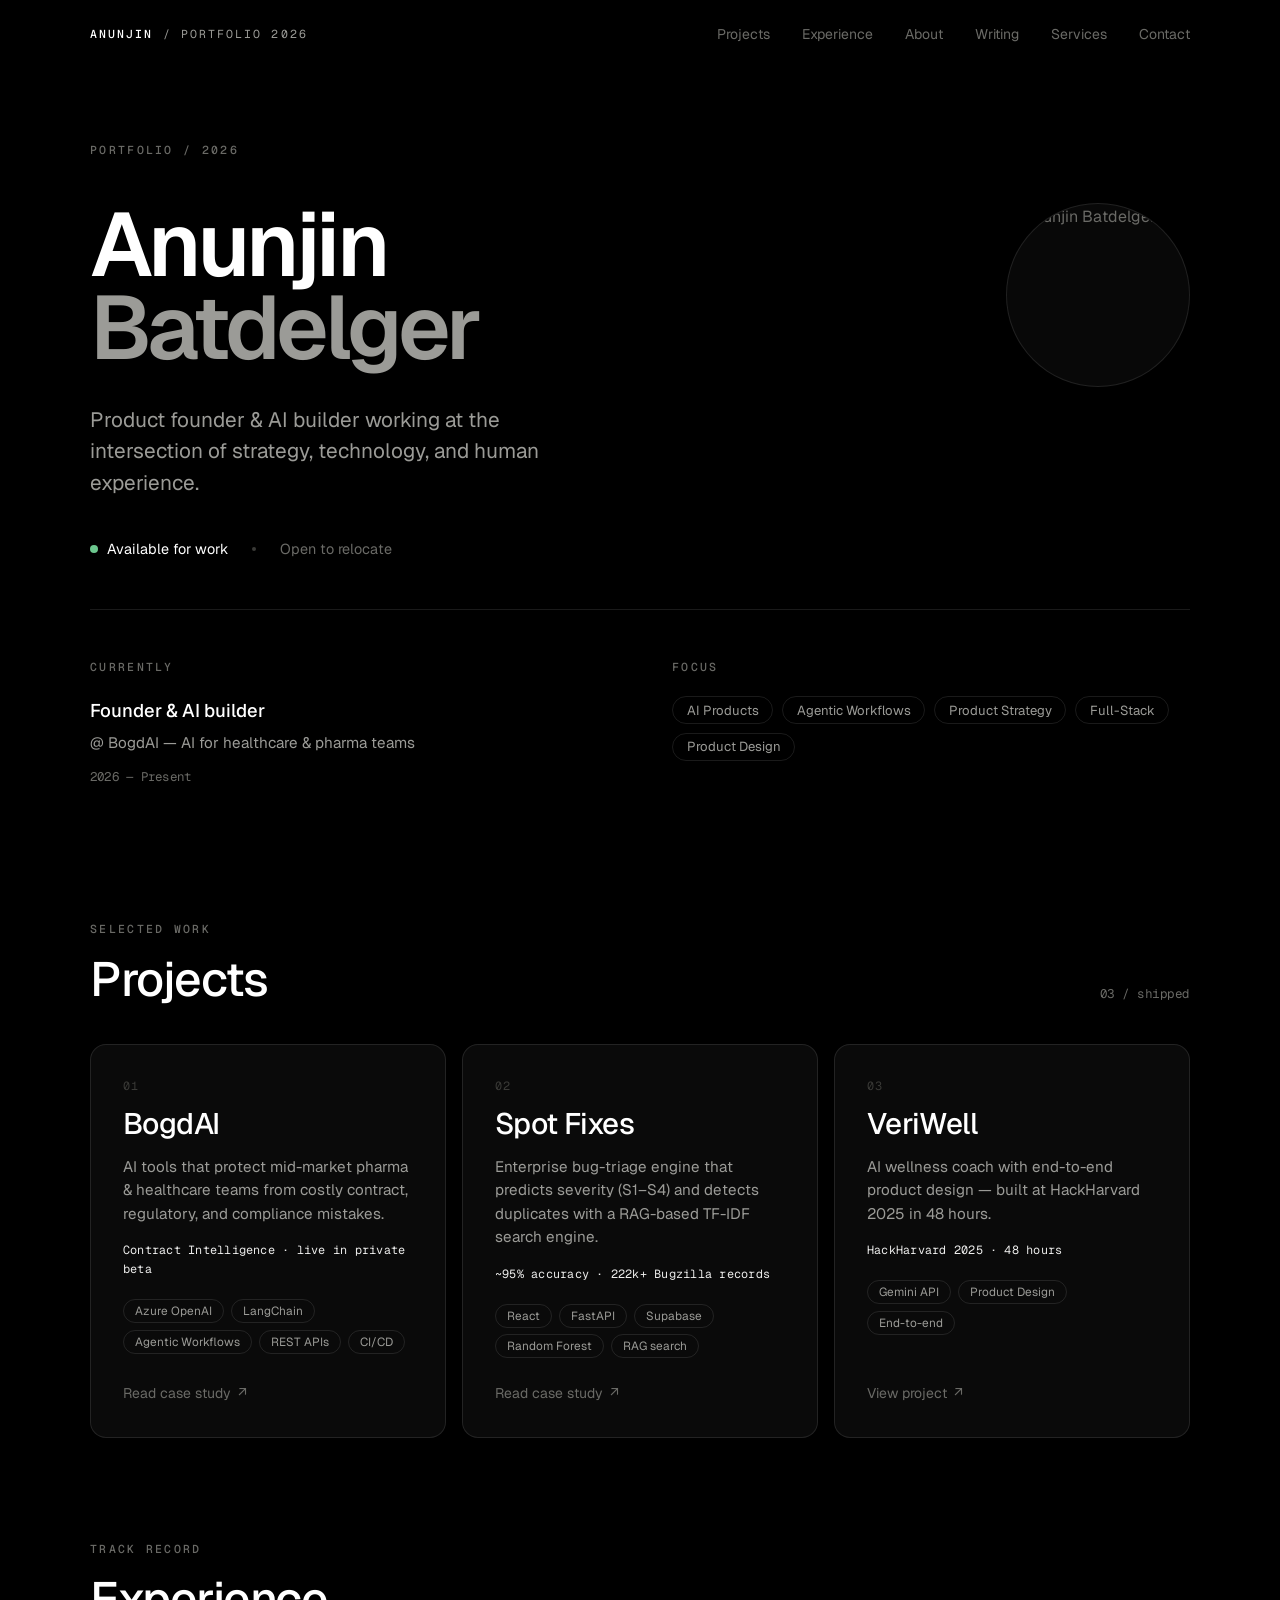
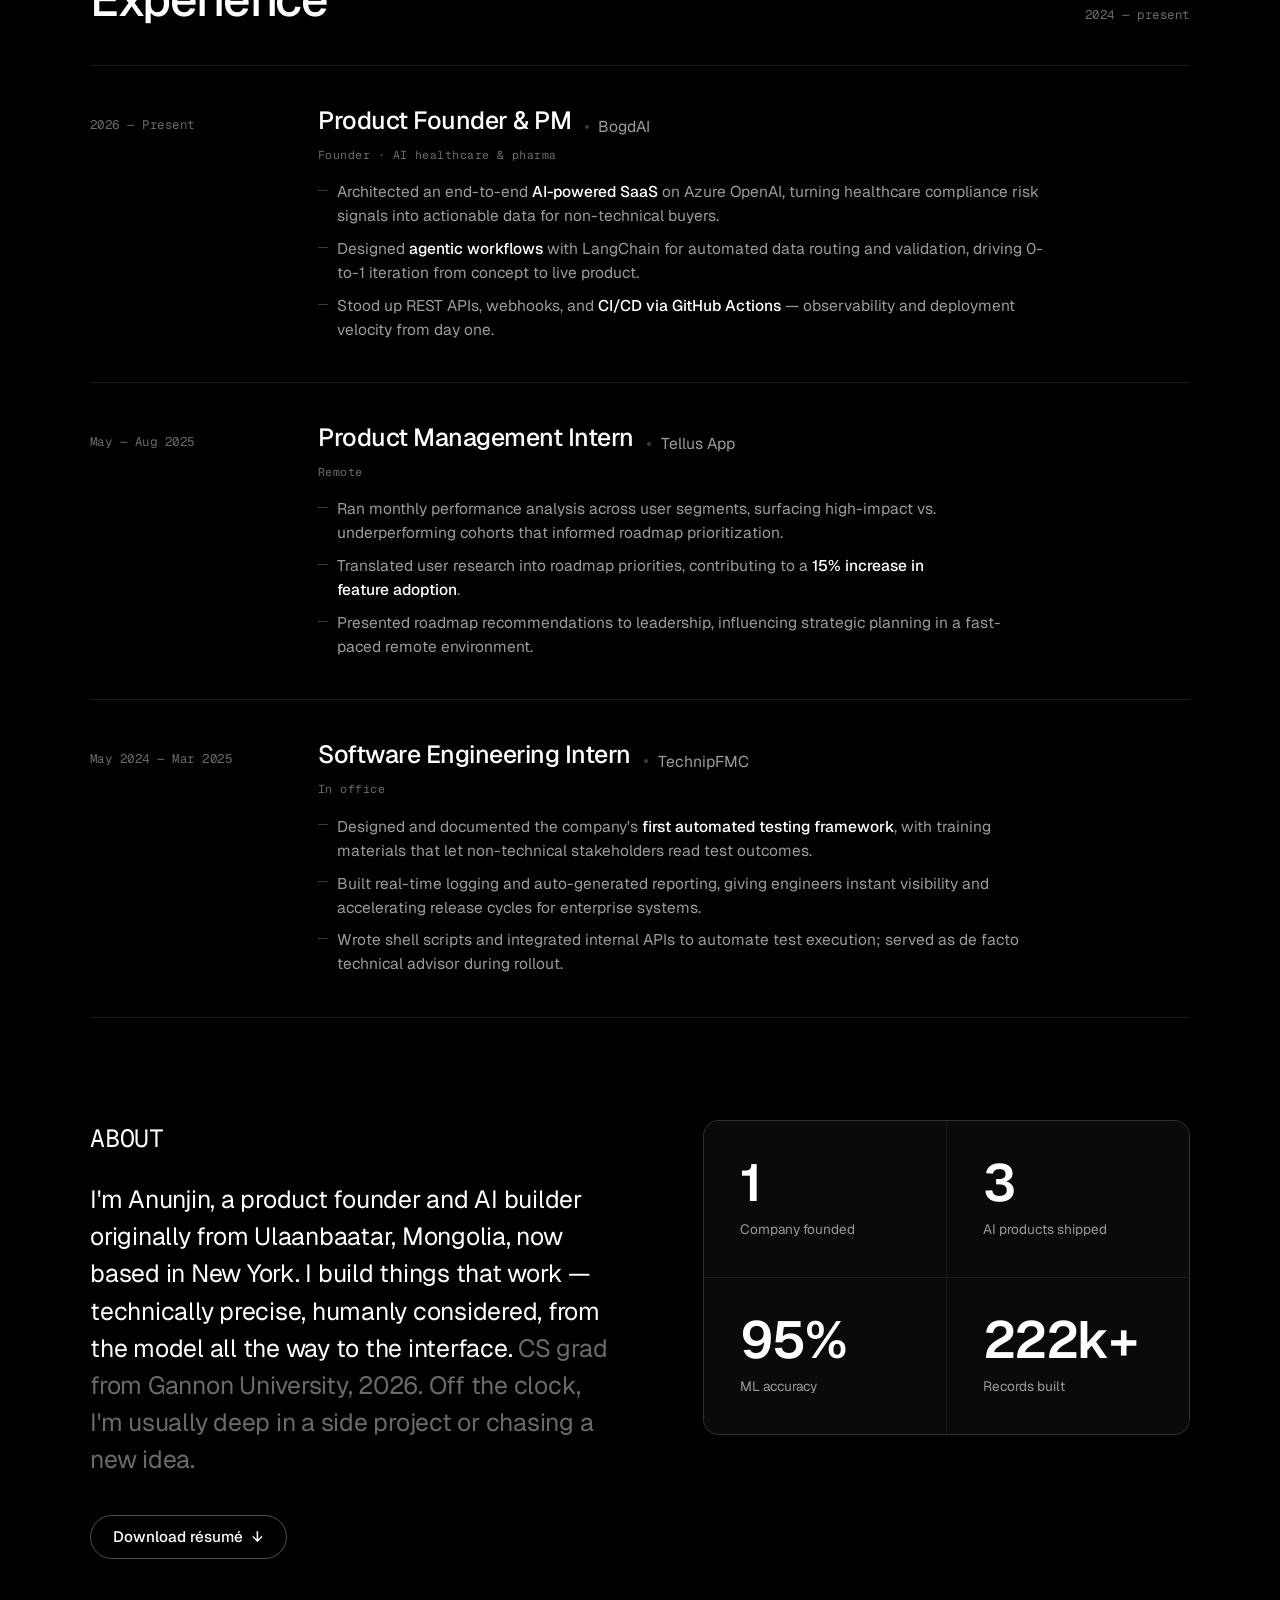
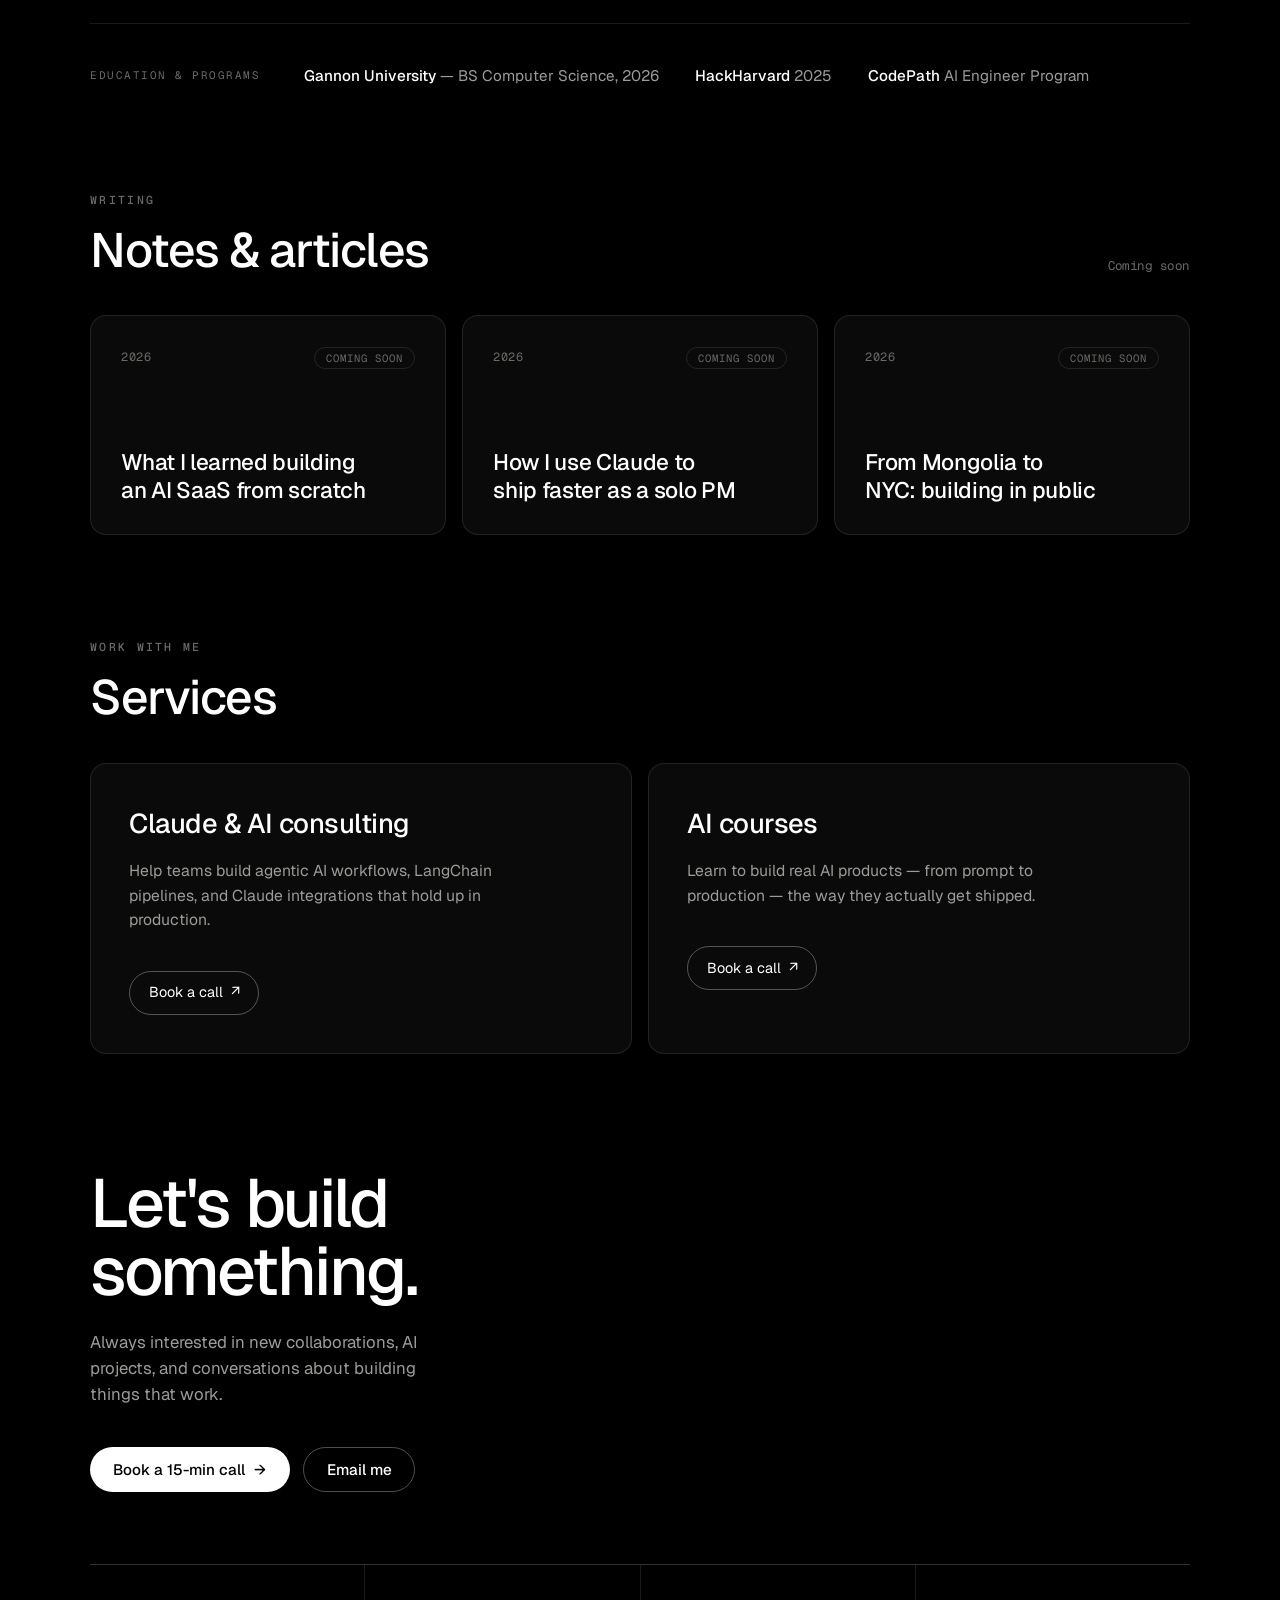
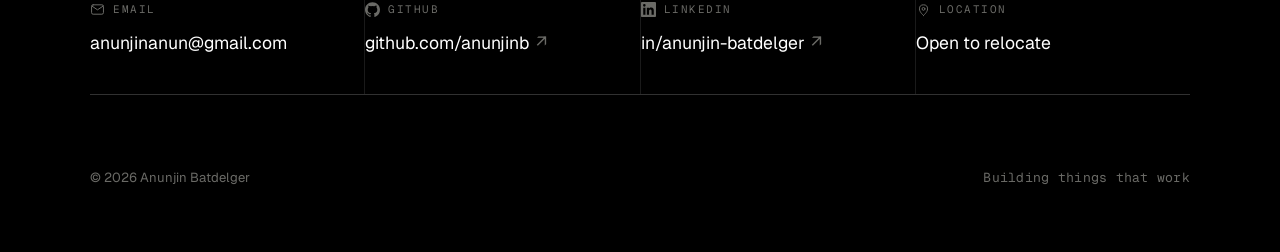
<file: index.html>
<!DOCTYPE html>
<html lang="en">
<head>
<meta charset="UTF-8" />
<meta name="viewport" content="width=device-width, initial-scale=1" />
<title>Anunjin Batdelger — Product founder &amp; AI builder</title>
<meta name="description" content="Anunjin Batdelger — product founder and AI builder. Building things that work: technically precise, humanly considered." />
<link rel="icon" href="favicon.svg" type="image/svg+xml" />
<link rel="apple-touch-icon" href="favicon.svg" />
<meta property="og:type" content="website" />
<meta property="og:title" content="Anunjin Batdelger — Product founder & AI builder" />
<meta property="og:description" content="Product founder and AI builder. Building things that work — technically precise, humanly considered." />
<meta property="og:url" content="https://portfolio-anunjin.vercel.app/" />
<meta property="og:image" content="https://portfolio-anunjin.vercel.app/assets/og-image.png" />
<meta property="og:image:width" content="1200" />
<meta property="og:image:height" content="630" />
<meta name="twitter:card" content="summary_large_image" />
<meta name="twitter:title" content="Anunjin Batdelger — Product founder & AI builder" />
<meta name="twitter:description" content="Product founder and AI builder. Building things that work." />
<meta name="twitter:image" content="https://portfolio-anunjin.vercel.app/assets/og-image.png" />
<link rel="preconnect" href="https://fonts.googleapis.com" />
<link rel="preconnect" href="https://fonts.gstatic.com" crossorigin />
<link href="https://fonts.googleapis.com/css2?family=Geist:wght@300;400;500;600;700&family=Geist+Mono:wght@400;500;600&family=Source+Serif+4:opsz,wght@8..60,400;8..60,500;8..60,600&display=swap" rel="stylesheet" />
<link rel="stylesheet" href="assets/portfolio.css" />
</head>
<body>

  <!-- Nav -->
  <header class="nav" id="nav">
    <div class="wrap nav-inner">
      <a href="#top" class="nav-mark"><b>Anunjin</b> / Portfolio 2026</a>
      <nav class="nav-links">
        <a href="#projects">Projects</a>
        <a href="#experience">Experience</a>
        <a href="#about">About</a>
        <a href="#writing">Writing</a>
        <a href="#services">Services</a>
        <a href="#contact">Contact</a>
      </nav>
    </div>
  </header>

  <main id="top">

    <!-- ───────── HERO ───────── -->
    <section class="hero wrap" data-screen-label="Hero">
      <p class="eyebrow hero-eyebrow">Portfolio / 2026</p>
      <div class="hero-top">
        <div>
          <h1 class="hero-name">
            <span>Anunjin</span>
            <span class="last">Batdelger</span>
          </h1>
          <p class="hero-tagline">Product founder &amp; AI builder working at the intersection of strategy, technology, and human experience.</p>
          <div class="hero-meta" id="heroMeta">
            <span class="status" id="heroStatus"><span class="dot"></span> <span class="status-label">Available for work</span></span>
            <span class="meta-sep" id="metaSep"></span>
            <span class="meta-loc" id="heroLoc">Open to relocate</span>
          </div>
        </div>
        <img class="hero-photo" src="https://portfolio-anunjin.vercel.app/anunjin-profile.jpg" alt="Anunjin Batdelger" loading="eager" />
      </div>

      <div class="hero-blocks">
        <div>
          <p class="eyebrow block-label">Currently</p>
          <p class="currently-role">Founder &amp; AI builder</p>
          <p class="currently-where">@ BogdAI — AI for healthcare &amp; pharma teams</p>
          <p class="currently-when">2026 — Present</p>
        </div>
        <div>
          <p class="eyebrow block-label">Focus</p>
          <div class="pills">
            <span class="pill">AI Products</span>
            <span class="pill">Agentic Workflows</span>
            <span class="pill">Product Strategy</span>
            <span class="pill">Full-Stack</span>
            <span class="pill">Product Design</span>
          </div>
        </div>
      </div>
    </section>

    <!-- ───────── PROJECTS ───────── -->
    <section class="section wrap" id="projects" data-screen-label="Projects">
      <div class="section-head reveal">
        <div>
          <p class="eyebrow head-eyebrow">Selected work</p>
          <h2 class="section-title">Projects</h2>
        </div>
        <span class="count">03 / shipped</span>
      </div>

      <div class="projects-grid stagger">
        <!-- BogdAI -->
        <article class="project-card">
          <span class="project-index">01</span>
          <h3 class="project-name">BogdAI</h3>
          <p class="project-desc">AI tools that protect mid-market pharma &amp; healthcare teams from costly contract, regulatory, and compliance mistakes.</p>
          <p class="project-metric">Contract Intelligence · live in private beta</p>
          <div class="project-stack">
            <span class="pill">Azure OpenAI</span>
            <span class="pill">LangChain</span>
            <span class="pill">Agentic Workflows</span>
            <span class="pill">REST APIs</span>
            <span class="pill">CI/CD</span>
          </div>
          <a class="project-link" href="bogdai.html">Read case study <span class="arr">↗</span></a>
        </article>

        <!-- Spot Fixes -->
        <article class="project-card">
          <span class="project-index">02</span>
          <h3 class="project-name">Spot Fixes</h3>
          <p class="project-desc">Enterprise bug-triage engine that predicts severity (S1–S4) and detects duplicates with a RAG-based TF-IDF search engine.</p>
          <p class="project-metric">~95% accuracy · 222k+ Bugzilla records</p>
          <div class="project-stack">
            <span class="pill">React</span>
            <span class="pill">FastAPI</span>
            <span class="pill">Supabase</span>
            <span class="pill">Random Forest</span>
            <span class="pill">RAG search</span>
          </div>
          <a class="project-link" href="spot-fixes.html">Read case study <span class="arr">↗</span></a>
        </article>

        <!-- VeriWell -->
        <article class="project-card">
          <span class="project-index">03</span>
          <h3 class="project-name">VeriWell</h3>
          <p class="project-desc">AI wellness coach with end-to-end product design — built at HackHarvard 2025 in 48 hours.</p>
          <p class="project-metric">HackHarvard 2025 · 48 hours</p>
          <div class="project-stack">
            <span class="pill">Gemini API</span>
            <span class="pill">Product Design</span>
            <span class="pill">End-to-end</span>
          </div>
          <a class="project-link" href="https://github.com/anunjinb" target="_blank" rel="noopener">View project <span class="arr">↗</span></a>
        </article>
      </div>
    </section>

    <!-- ───────── EXPERIENCE ───────── -->
    <section class="section wrap" id="experience" data-screen-label="Experience">
      <div class="section-head reveal">
        <div>
          <p class="eyebrow head-eyebrow">Track record</p>
          <h2 class="section-title">Experience</h2>
        </div>
        <span class="count">2024 — present</span>
      </div>

      <div class="exp-list stagger">
        <div class="exp-row">
          <div class="exp-time">2026 — Present</div>
          <div>
            <div class="exp-head">
              <span class="exp-role">Product Founder &amp; PM</span>
              <span class="exp-co">BogdAI</span>
            </div>
            <div class="exp-meta">Founder · AI healthcare &amp; pharma</div>
            <div class="exp-points">
              <p class="exp-point">Architected an end-to-end <strong>AI-powered SaaS</strong> on Azure OpenAI, turning healthcare compliance risk signals into actionable data for non-technical buyers.</p>
              <p class="exp-point">Designed <strong>agentic workflows</strong> with LangChain for automated data routing and validation, driving 0-to-1 iteration from concept to live product.</p>
              <p class="exp-point">Stood up REST APIs, webhooks, and <strong>CI/CD via GitHub Actions</strong> — observability and deployment velocity from day one.</p>
            </div>
          </div>
        </div>

        <div class="exp-row">
          <div class="exp-time">May — Aug 2025</div>
          <div>
            <div class="exp-head">
              <span class="exp-role">Product Management Intern</span>
              <span class="exp-co">Tellus App</span>
            </div>
            <div class="exp-meta">Remote</div>
            <div class="exp-points">
              <p class="exp-point">Ran monthly performance analysis across user segments, surfacing high-impact vs. underperforming cohorts that informed roadmap prioritization.</p>
              <p class="exp-point">Translated user research into roadmap priorities, contributing to a <strong>15% increase in feature adoption</strong>.</p>
              <p class="exp-point">Presented roadmap recommendations to leadership, influencing strategic planning in a fast-paced remote environment.</p>
            </div>
          </div>
        </div>

        <div class="exp-row">
          <div class="exp-time">May 2024 — Mar 2025</div>
          <div>
            <div class="exp-head">
              <span class="exp-role">Software Engineering Intern</span>
              <span class="exp-co">TechnipFMC</span>
            </div>
            <div class="exp-meta">In office</div>
            <div class="exp-points">
              <p class="exp-point">Designed and documented the company's <strong>first automated testing framework</strong>, with training materials that let non-technical stakeholders read test outcomes.</p>
              <p class="exp-point">Built real-time logging and auto-generated reporting, giving engineers instant visibility and accelerating release cycles for enterprise systems.</p>
              <p class="exp-point">Wrote shell scripts and integrated internal APIs to automate test execution; served as de facto technical advisor during rollout.</p>
            </div>
          </div>
        </div>
      </div>
    </section>

    <!-- ───────── ABOUT ───────── -->
    <section class="section wrap" id="about" data-screen-label="About">
      <div class="about-grid">
        <div class="about-copy reveal">
          <p class="eyebrow head-eyebrow" style="margin-bottom:1.5rem;">About</p>
          <p>I'm Anunjin, a product founder and AI builder originally from Ulaanbaatar, Mongolia, now based in New York. I build things that work — technically precise, humanly considered, from the model all the way to the interface. <span class="soft">CS grad from Gannon University, 2026. Off the clock, I'm usually deep in a side project or chasing a new idea.</span></p>
          <div class="btn-row" style="margin-top: clamp(1.5rem, 3vw, 2.25rem);">
            <a class="btn btn-ghost" href="assets/Anunjin-Batdelger-Resume.pdf" target="_blank" rel="noopener" download>Download résumé <span class="arr">↓</span></a>
          </div>
        </div>
        <div class="stats-grid stagger">
          <div class="stat">
            <div class="stat-num">1</div>
            <div class="stat-label">Company founded</div>
          </div>
          <div class="stat">
            <div class="stat-num">3</div>
            <div class="stat-label">AI products shipped</div>
          </div>
          <div class="stat">
            <div class="stat-num">95%</div>
            <div class="stat-label">ML accuracy</div>
          </div>
          <div class="stat">
            <div class="stat-num">222k+</div>
            <div class="stat-label">Records built</div>
          </div>
        </div>
      </div>
      <div class="proof reveal">
        <span class="proof-label">Education &amp; programs</span>
        <div class="proof-items">
          <span class="proof-item"><b>Gannon University</b> — BS Computer Science, 2026</span>
          <span class="proof-item"><b>HackHarvard</b> 2025</span>
          <span class="proof-item"><b>CodePath</b> AI Engineer Program</span>
        </div>
      </div>
    </section>

    <!-- ───────── WRITING ───────── -->
    <section class="section wrap" id="writing" data-screen-label="Writing">
      <div class="section-head reveal">
        <div>
          <p class="eyebrow head-eyebrow">Writing</p>
          <h2 class="section-title">Notes &amp; articles</h2>
        </div>
        <span class="count">Coming soon</span>
      </div>

      <div class="writing-grid stagger">
        <article class="article-card">
          <div class="article-top">
            <span class="article-date">2026</span>
            <span class="badge">Coming soon</span>
          </div>
          <h3 class="article-title">What I learned building an AI SaaS from scratch</h3>
        </article>
        <article class="article-card">
          <div class="article-top">
            <span class="article-date">2026</span>
            <span class="badge">Coming soon</span>
          </div>
          <h3 class="article-title">How I use Claude to ship faster as a solo PM</h3>
        </article>
        <article class="article-card">
          <div class="article-top">
            <span class="article-date">2026</span>
            <span class="badge">Coming soon</span>
          </div>
          <h3 class="article-title">From Mongolia to NYC: building in public</h3>
        </article>
      </div>
    </section>

    <!-- ───────── SERVICES ───────── -->
    <section class="section wrap" id="services" data-screen-label="Services">
      <div class="section-head reveal">
        <div>
          <p class="eyebrow head-eyebrow">Work with me</p>
          <h2 class="section-title">Services</h2>
        </div>
      </div>

      <div class="services-grid stagger">
        <article class="service-card">
          <h3 class="service-name">Claude &amp; AI consulting</h3>
          <p class="service-desc">Help teams build agentic AI workflows, LangChain pipelines, and Claude integrations that hold up in production.</p>
          <a class="service-cta" href="https://calendly.com/anunjin/15min" target="_blank" rel="noopener">Book a call <span class="arr">↗</span></a>
        </article>
        <article class="service-card">
          <h3 class="service-name">AI courses</h3>
          <p class="service-desc">Learn to build real AI products — from prompt to production — the way they actually get shipped.</p>
          <a class="service-cta" href="https://calendly.com/anunjin/15min" target="_blank" rel="noopener">Book a call <span class="arr">↗</span></a>
        </article>
      </div>
    </section>

    <!-- ───────── CONTACT / FOOTER ───────── -->
    <section class="contact wrap" id="contact" data-screen-label="Contact">
      <div class="contact-head reveal">
        <h2 class="contact-title">Let's build something.</h2>
        <p class="contact-sub">Always interested in new collaborations, AI projects, and conversations about building things that work.</p>
        <div class="btn-row" style="margin-top: clamp(1.75rem, 3.5vw, 2.5rem);">
          <a class="btn btn-primary" href="https://calendly.com/anunjin/15min" target="_blank" rel="noopener">Book a 15-min call <span class="arr">→</span></a>
          <a class="btn btn-ghost" href="mailto:anunjinanun@gmail.com">Email me</a>
        </div>
      </div>

      <div class="contact-grid stagger">
        <div class="contact-item">
          <span class="lbl"><span class="ci-ic"><svg viewBox="0 0 24 24" fill="none" stroke="currentColor" stroke-width="1.6" stroke-linecap="round" stroke-linejoin="round"><rect x="2.5" y="4.5" width="19" height="15" rx="2.5"/><path d="m3 6.5 9 6 9-6"/></svg></span> Email</span>
          <a href="mailto:anunjinanun@gmail.com">anunjinanun@gmail.com</a>
        </div>
        <div class="contact-item">
          <span class="lbl"><span class="ci-ic"><svg viewBox="0 0 24 24" fill="currentColor" aria-hidden="true"><path d="M12 .5C5.37.5 0 5.87 0 12.5c0 5.3 3.44 9.8 8.21 11.39.6.11.82-.26.82-.58 0-.29-.01-1.04-.02-2.05-3.34.73-4.04-1.61-4.04-1.61-.55-1.39-1.34-1.76-1.34-1.76-1.09-.75.08-.73.08-.73 1.21.09 1.84 1.24 1.84 1.24 1.07 1.84 2.81 1.31 3.5 1 .11-.78.42-1.31.76-1.61-2.67-.3-5.47-1.34-5.47-5.95 0-1.31.47-2.39 1.24-3.23-.12-.3-.54-1.52.12-3.18 0 0 1.01-.32 3.3 1.23a11.5 11.5 0 0 1 6 0c2.29-1.55 3.3-1.23 3.3-1.23.66 1.66.24 2.88.12 3.18.77.84 1.24 1.92 1.24 3.23 0 4.62-2.81 5.64-5.49 5.94.43.37.81 1.1.81 2.22 0 1.6-.01 2.9-.01 3.29 0 .32.22.7.83.58A12.01 12.01 0 0 0 24 12.5C24 5.87 18.63.5 12 .5Z"/></svg></span> GitHub</span>
          <a href="https://github.com/anunjinb" target="_blank" rel="noopener">github.com/anunjinb <span class="arr">↗</span></a>
        </div>
        <div class="contact-item">
          <span class="lbl"><span class="ci-ic"><svg viewBox="0 0 24 24" fill="currentColor" aria-hidden="true"><path d="M20.45 20.45h-3.56v-5.57c0-1.33-.02-3.04-1.85-3.04-1.85 0-2.13 1.45-2.13 2.94v5.67H9.35V9h3.41v1.56h.05c.48-.9 1.64-1.85 3.37-1.85 3.6 0 4.27 2.37 4.27 5.46v6.28ZM5.34 7.43a2.07 2.07 0 1 1 0-4.14 2.07 2.07 0 0 1 0 4.14ZM7.12 20.45H3.56V9h3.56v11.45ZM22.22 0H1.78C.8 0 0 .78 0 1.74v20.52C0 23.22.8 24 1.78 24h20.44c.98 0 1.78-.78 1.78-1.74V1.74C24 .78 23.2 0 22.22 0Z"/></svg></span> LinkedIn</span>
          <a href="https://www.linkedin.com/in/anunjin-batdelger/" target="_blank" rel="noopener">in/anunjin-batdelger <span class="arr">↗</span></a>
        </div>
        <div class="contact-item" id="footLocItem">
          <span class="lbl"><span class="ci-ic"><svg viewBox="0 0 24 24" fill="none" stroke="currentColor" stroke-width="1.6" stroke-linecap="round" stroke-linejoin="round"><path d="M12 21.5s-6.5-5.1-6.5-10.5a6.5 6.5 0 0 1 13 0c0 5.4-6.5 10.5-6.5 10.5Z"/><circle cx="12" cy="11" r="2.3"/></svg></span> Location</span>
          <span class="val" id="footLoc">Open to relocate</span>
        </div>
      </div>

      <div class="footer-base">
        <span>© 2026 Anunjin Batdelger</span>
        <span class="built">Building things that work</span>
      </div>
    </section>

  </main>

  <script>
    // Nav border on scroll
    const nav = document.getElementById('nav');
    const onScroll = () => nav.classList.toggle('scrolled', window.scrollY > 12);
    onScroll();
    window.addEventListener('scroll', onScroll, { passive: true });

    // Reveal on scroll
    const reduce = window.matchMedia('(prefers-reduced-motion: reduce)').matches;
    const targets = document.querySelectorAll('.reveal, .stagger');
    if (reduce || !('IntersectionObserver' in window)) {
      targets.forEach(t => t.classList.add('in'));
    } else {
      const io = new IntersectionObserver((entries) => {
        entries.forEach(e => {
          if (e.isIntersecting) { e.target.classList.add('in'); io.unobserve(e.target); }
        });
      }, { threshold: 0.12, rootMargin: '0px 0px -8% 0px' });
      targets.forEach(t => io.observe(t));
    }

    // Graceful photo fallback
    const photo = document.querySelector('.hero-photo');
    if (photo) {
      photo.addEventListener('error', () => {
        photo.style.display = 'grid';
        photo.style.placeItems = 'center';
        photo.removeAttribute('src');
        photo.style.color = 'var(--dim)';
      });
    }
  </script>

  <!-- ───────── Tweaks panel (vanilla, host-protocol) ───────── -->
  <style id="tw-style">
    .tw-panel {
      position: fixed; right: 16px; bottom: 16px; z-index: 2147483646;
      width: 264px; max-height: calc(100vh - 32px);
      display: flex; flex-direction: column;
      background: rgba(18, 18, 18, 0.86);
      color: #f5f5f3;
      -webkit-backdrop-filter: blur(22px) saturate(150%);
      backdrop-filter: blur(22px) saturate(150%);
      border: 1px solid rgba(255, 255, 255, 0.12);
      border-radius: 14px;
      box-shadow: 0 14px 44px rgba(0, 0, 0, 0.55);
      font-family: "Geist", system-ui, -apple-system, sans-serif;
      font-size: 12px; line-height: 1.4; overflow: hidden;
    }
    .tw-hd {
      display: flex; align-items: center; justify-content: space-between;
      padding: 11px 9px 11px 14px; cursor: move; user-select: none;
      border-bottom: 1px solid rgba(255, 255, 255, 0.08);
    }
    .tw-hd b { font-size: 12px; font-weight: 600; letter-spacing: 0.02em; }
    .tw-x {
      appearance: none; border: 0; background: transparent;
      color: rgba(245, 245, 243, 0.5); width: 24px; height: 24px;
      border-radius: 7px; cursor: pointer; font-size: 13px; line-height: 1;
    }
    .tw-x:hover { background: rgba(255, 255, 255, 0.08); color: #fff; }
    .tw-body {
      padding: 8px 14px 14px; display: flex; flex-direction: column;
      gap: 11px; overflow-y: auto; overflow-x: hidden;
      scrollbar-width: thin; scrollbar-color: rgba(255,255,255,0.18) transparent;
    }
    .tw-sect {
      font-family: "Geist Mono", ui-monospace, monospace;
      font-size: 9.5px; font-weight: 500; letter-spacing: 0.16em;
      text-transform: uppercase; color: rgba(245, 245, 243, 0.4); padding-top: 8px;
    }
    .tw-sect:first-child { padding-top: 2px; }
    .tw-row { display: flex; align-items: center; justify-content: space-between; gap: 10px; }
    .tw-row.col { flex-direction: column; align-items: stretch; gap: 6px; }
    .tw-lbl { color: rgba(245, 245, 243, 0.8); font-weight: 500; white-space: nowrap; }
    .tw-field {
      appearance: none; box-sizing: border-box; width: 100%; height: 28px;
      padding: 0 8px; border: 1px solid rgba(255, 255, 255, 0.14);
      border-radius: 8px; background: rgba(255, 255, 255, 0.06);
      color: inherit; font: inherit; outline: none;
    }
    .tw-field:focus { border-color: rgba(255, 255, 255, 0.32); background: rgba(255, 255, 255, 0.1); }
    select.tw-field {
      padding-right: 24px; cursor: pointer;
      background-image: url("data:image/svg+xml;utf8,<svg xmlns='http://www.w3.org/2000/svg' width='10' height='6' viewBox='0 0 10 6'><path fill='rgba(255,255,255,.55)' d='M0 0h10L5 6z'/></svg>");
      background-repeat: no-repeat; background-position: right 9px center;
    }
    select.tw-field option { background: #1a1a1a; color: #f5f5f3; }
    .tw-toggle {
      position: relative; width: 34px; height: 20px; border: 0;
      border-radius: 999px; background: rgba(255, 255, 255, 0.18);
      cursor: pointer; padding: 0; flex-shrink: 0; transition: background 0.18s var(--ease);
    }
    .tw-toggle[data-on="1"] { background: var(--available); }
    .tw-toggle i {
      position: absolute; top: 2px; left: 2px; width: 16px; height: 16px;
      border-radius: 50%; background: #fff; transition: transform 0.18s var(--ease);
    }
    .tw-toggle[data-on="1"] i { transform: translateX(14px); }
    .tw-seg { display: flex; gap: 2px; padding: 2px; border-radius: 9px;
      background: rgba(255, 255, 255, 0.06); border: 1px solid rgba(255, 255, 255, 0.1); }
    .tw-seg button { flex: 1; appearance: none; border: 0; background: transparent;
      color: rgba(245, 245, 243, 0.58); font: inherit; font-weight: 500;
      padding: 6px 4px; border-radius: 7px; cursor: pointer; line-height: 1.15;
      transition: background 0.15s var(--ease), color 0.15s var(--ease); }
    .tw-seg button:hover { color: rgba(245, 245, 243, 0.85); }
    .tw-seg button[data-on="1"] { background: rgba(255, 255, 255, 0.15); color: #fff; }
    .tw-chips { display: flex; gap: 7px; }
    .tw-chip {
      position: relative; flex: 1; height: 30px; border: 0; border-radius: 8px;
      cursor: pointer; box-shadow: 0 0 0 1px rgba(255, 255, 255, 0.14);
      transition: transform 0.12s var(--ease), box-shadow 0.12s var(--ease);
    }
    .tw-chip:hover { transform: translateY(-1px); }
    .tw-chip[data-on="1"] { box-shadow: 0 0 0 2px #fff; }
    .tw-row.muted .tw-lbl { color: rgba(245, 245, 243, 0.5); }
  </style>
  <script>
  (function () {
    var TWEAK_DEFAULTS = /*EDITMODE-BEGIN*/{
      "theme": "carbon",
      "typeface": "modern",
      "rhythm": "compact",
      "showAvailability": true,
      "availabilityLabel": "Available for work",
      "showLocation": true,
      "locationLabel": "Open to relocate"
    }/*EDITMODE-END*/;

    var state = Object.assign({}, TWEAK_DEFAULTS);

    var AVAILS = ["Available for work", "Open to opportunities", "Open to consulting"];
    var LOCS = ["Open to relocate", "Remote", "Worldwide", "United States", "New York, NY"];

    function apply() {
      var de = document.documentElement;
      de.setAttribute('data-theme', state.theme);
      de.setAttribute('data-typeface', state.typeface);
      de.setAttribute('data-rhythm', state.rhythm);

      var status = document.getElementById('heroStatus');
      var statusLabel = status && status.querySelector('.status-label');
      if (statusLabel) statusLabel.textContent = state.availabilityLabel;
      if (status) status.hidden = !state.showAvailability;

      var loc = document.getElementById('heroLoc');
      if (loc) { loc.textContent = state.locationLabel; loc.hidden = !state.showLocation; }

      var sep = document.getElementById('metaSep');
      if (sep) sep.hidden = !(state.showAvailability && state.showLocation);

      var footLoc = document.getElementById('footLoc');
      if (footLoc) footLoc.textContent = state.locationLabel;
      var footItem = document.getElementById('footLocItem');
      if (footItem) footItem.hidden = !state.showLocation;
    }

    function setTweak(key, val) {
      state[key] = val;
      apply();
      window.parent.postMessage({ type: '__edit_mode_set_keys', edits: { [key]: val } }, '*');
    }

    apply();

    // ── Build panel ──
    var panel = document.createElement('div');
    panel.className = 'tw-panel';
    panel.setAttribute('data-omelette-chrome', '');
    panel.style.display = 'none';
    panel.innerHTML =
      '<div class="tw-hd"><b>Tweaks</b><button class="tw-x" aria-label="Close tweaks">\u2715</button></div>' +
      '<div class="tw-body">' +
        '<div class="tw-sect">Atmosphere</div>' +
        '<div class="tw-row col"><div class="tw-seg" data-k="theme" data-opts="midnight,carbon,paper"></div></div>' +
        '<div class="tw-sect">Typeface</div>' +
        '<div class="tw-row col"><div class="tw-seg" data-k="typeface" data-opts="modern,editorial,technical"></div></div>' +
        '<div class="tw-sect">Rhythm</div>' +
        '<div class="tw-row col"><div class="tw-seg" data-k="rhythm" data-opts="compact,balanced,airy"></div></div>' +
        '<div class="tw-sect">Availability</div>' +
        '<div class="tw-row"><span class="tw-lbl">Show badge</span><button class="tw-toggle" data-k="showAvailability"><i></i></button></div>' +
        '<div class="tw-row col" data-dep="showAvailability"><span class="tw-lbl">Status</span><select class="tw-field" data-k="availabilityLabel"></select></div>' +
        '<div class="tw-sect">Location &middot; privacy</div>' +
        '<div class="tw-row"><span class="tw-lbl">Show location</span><button class="tw-toggle" data-k="showLocation"><i></i></button></div>' +
        '<div class="tw-row col" data-dep="showLocation"><span class="tw-lbl">Label</span><select class="tw-field" data-k="locationLabel"></select></div>' +
      '</div>';
    document.body.appendChild(panel);

    function fillSelect(sel, opts, cur) {
      opts.forEach(function (o) {
        var op = document.createElement('option');
        op.value = o; op.textContent = o; sel.appendChild(op);
      });
      if (opts.indexOf(cur) === -1) {
        var ex = document.createElement('option');
        ex.value = cur; ex.textContent = cur; sel.appendChild(ex);
      }
    }
    var availSel = panel.querySelector('[data-k="availabilityLabel"]');
    var locSel = panel.querySelector('[data-k="locationLabel"]');
    fillSelect(availSel, AVAILS, state.availabilityLabel);
    fillSelect(locSel, LOCS, state.locationLabel);

    panel.querySelectorAll('.tw-seg').forEach(function (seg) {
      var key = seg.dataset.k;
      seg.dataset.opts.split(',').forEach(function (o) {
        var b = document.createElement('button');
        b.type = 'button'; b.dataset.v = o;
        b.textContent = o.charAt(0).toUpperCase() + o.slice(1);
        b.addEventListener('click', function () { setTweak(key, o); syncUI(); });
        seg.appendChild(b);
      });
    });

    function syncUI() {
      panel.querySelectorAll('.tw-toggle').forEach(function (b) {
        b.setAttribute('data-on', state[b.dataset.k] ? '1' : '0');
      });
      availSel.value = state.availabilityLabel;
      locSel.value = state.locationLabel;
      panel.querySelectorAll('.tw-seg').forEach(function (seg) {
        var v = state[seg.dataset.k];
        seg.querySelectorAll('button').forEach(function (b) {
          b.setAttribute('data-on', b.dataset.v === v ? '1' : '0');
        });
      });
      panel.querySelectorAll('[data-dep]').forEach(function (row) {
        row.classList.toggle('muted', !state[row.dataset.dep]);
      });
    }

    panel.querySelectorAll('.tw-toggle').forEach(function (b) {
      b.addEventListener('click', function () { setTweak(b.dataset.k, !state[b.dataset.k]); syncUI(); });
    });
    availSel.addEventListener('change', function () { setTweak('availabilityLabel', availSel.value); });
    locSel.addEventListener('change', function () { setTweak('locationLabel', locSel.value); });

    syncUI();

    // ── Host protocol ──
    var closeBtn = panel.querySelector('.tw-x');
    function openP() { panel.style.display = 'flex'; }
    function closeP() { panel.style.display = 'none'; }
    closeBtn.addEventListener('click', function () {
      closeP();
      window.parent.postMessage({ type: '__edit_mode_dismissed' }, '*');
    });
    window.addEventListener('message', function (e) {
      var t = e && e.data && e.data.type;
      if (t === '__activate_edit_mode') openP();
      else if (t === '__deactivate_edit_mode') closeP();
    });
    window.parent.postMessage({ type: '__edit_mode_available' }, '*');

    // ── Drag ──
    var hd = panel.querySelector('.tw-hd');
    hd.addEventListener('mousedown', function (e) {
      if (e.target === closeBtn) return;
      var r = panel.getBoundingClientRect();
      var sx = e.clientX, sy = e.clientY;
      var sr = window.innerWidth - r.right, sb = window.innerHeight - r.bottom;
      panel.style.right = sr + 'px'; panel.style.bottom = sb + 'px';
      function mv(ev) {
        panel.style.right = Math.max(8, sr - (ev.clientX - sx)) + 'px';
        panel.style.bottom = Math.max(8, sb - (ev.clientY - sy)) + 'px';
      }
      function up() { document.removeEventListener('mousemove', mv); document.removeEventListener('mouseup', up); }
      document.addEventListener('mousemove', mv);
      document.addEventListener('mouseup', up);
    });
  })();
  </script>
</body>
</html>
</file>
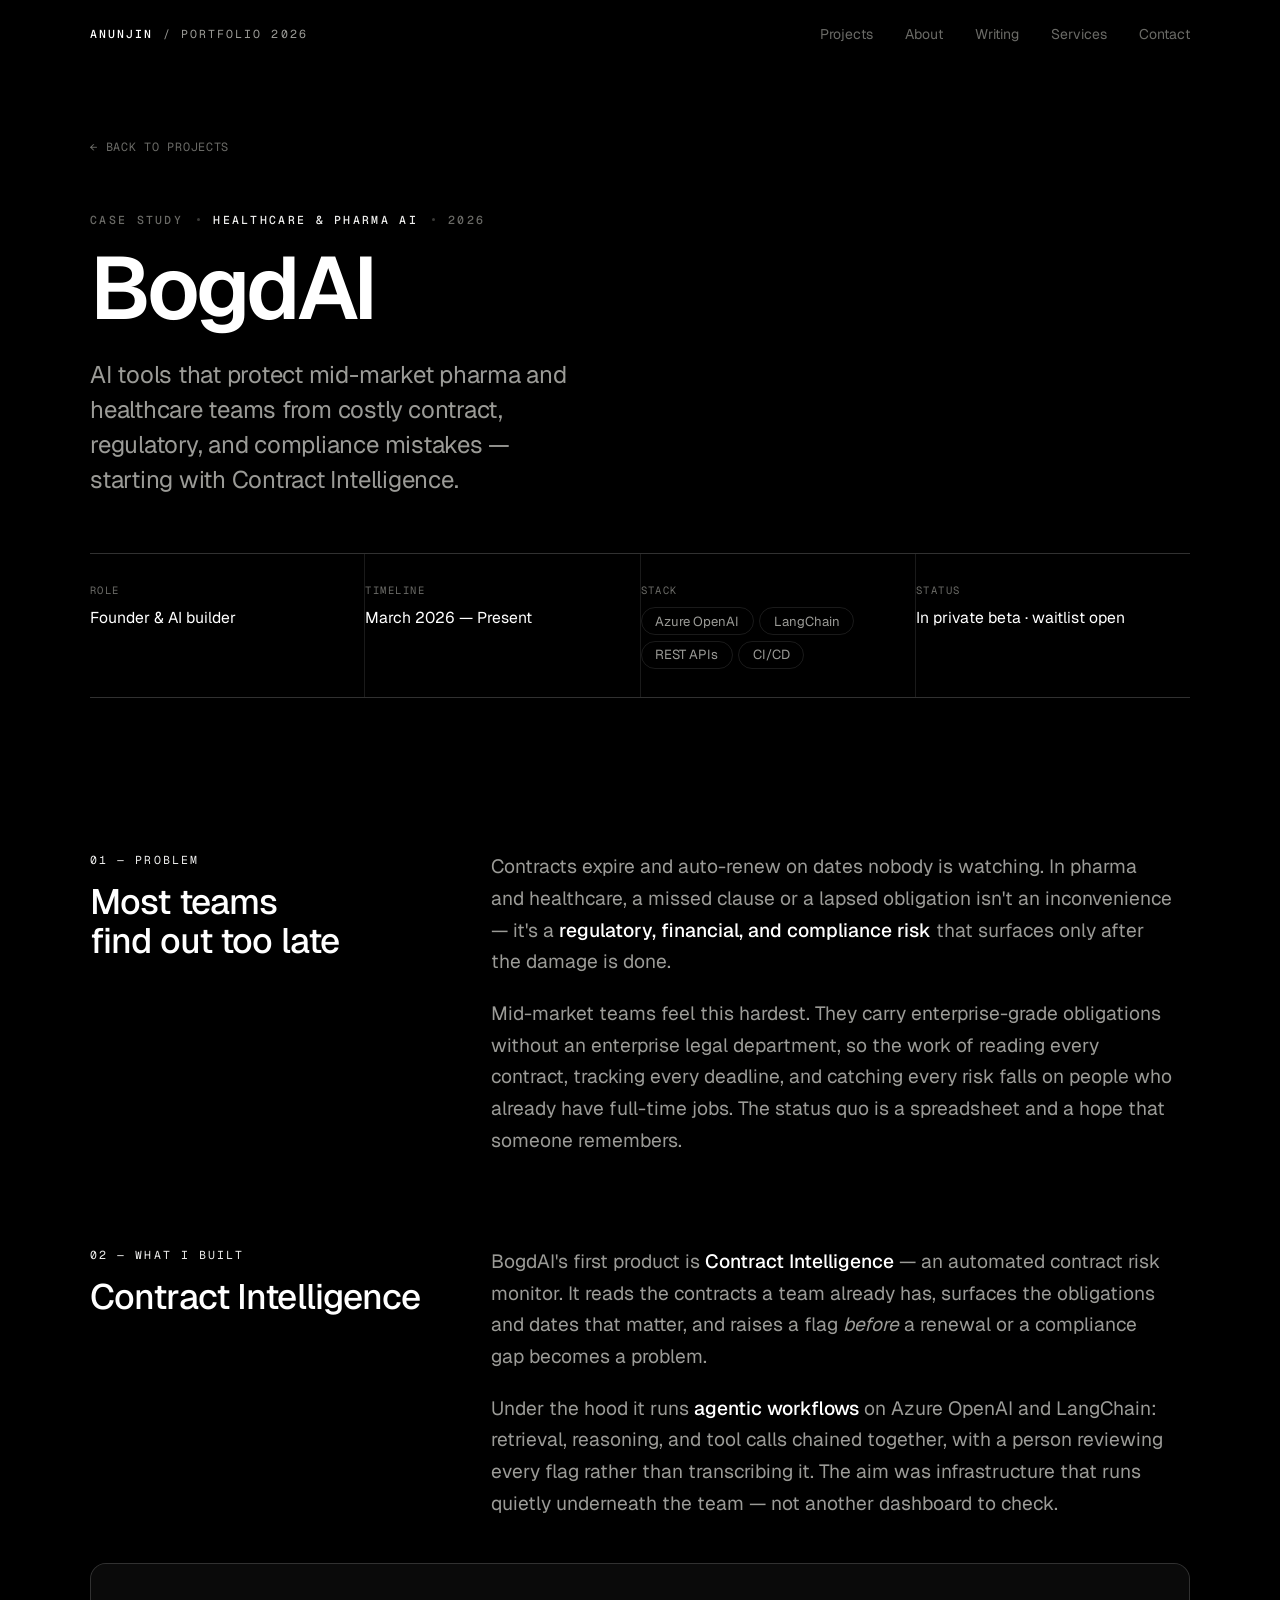
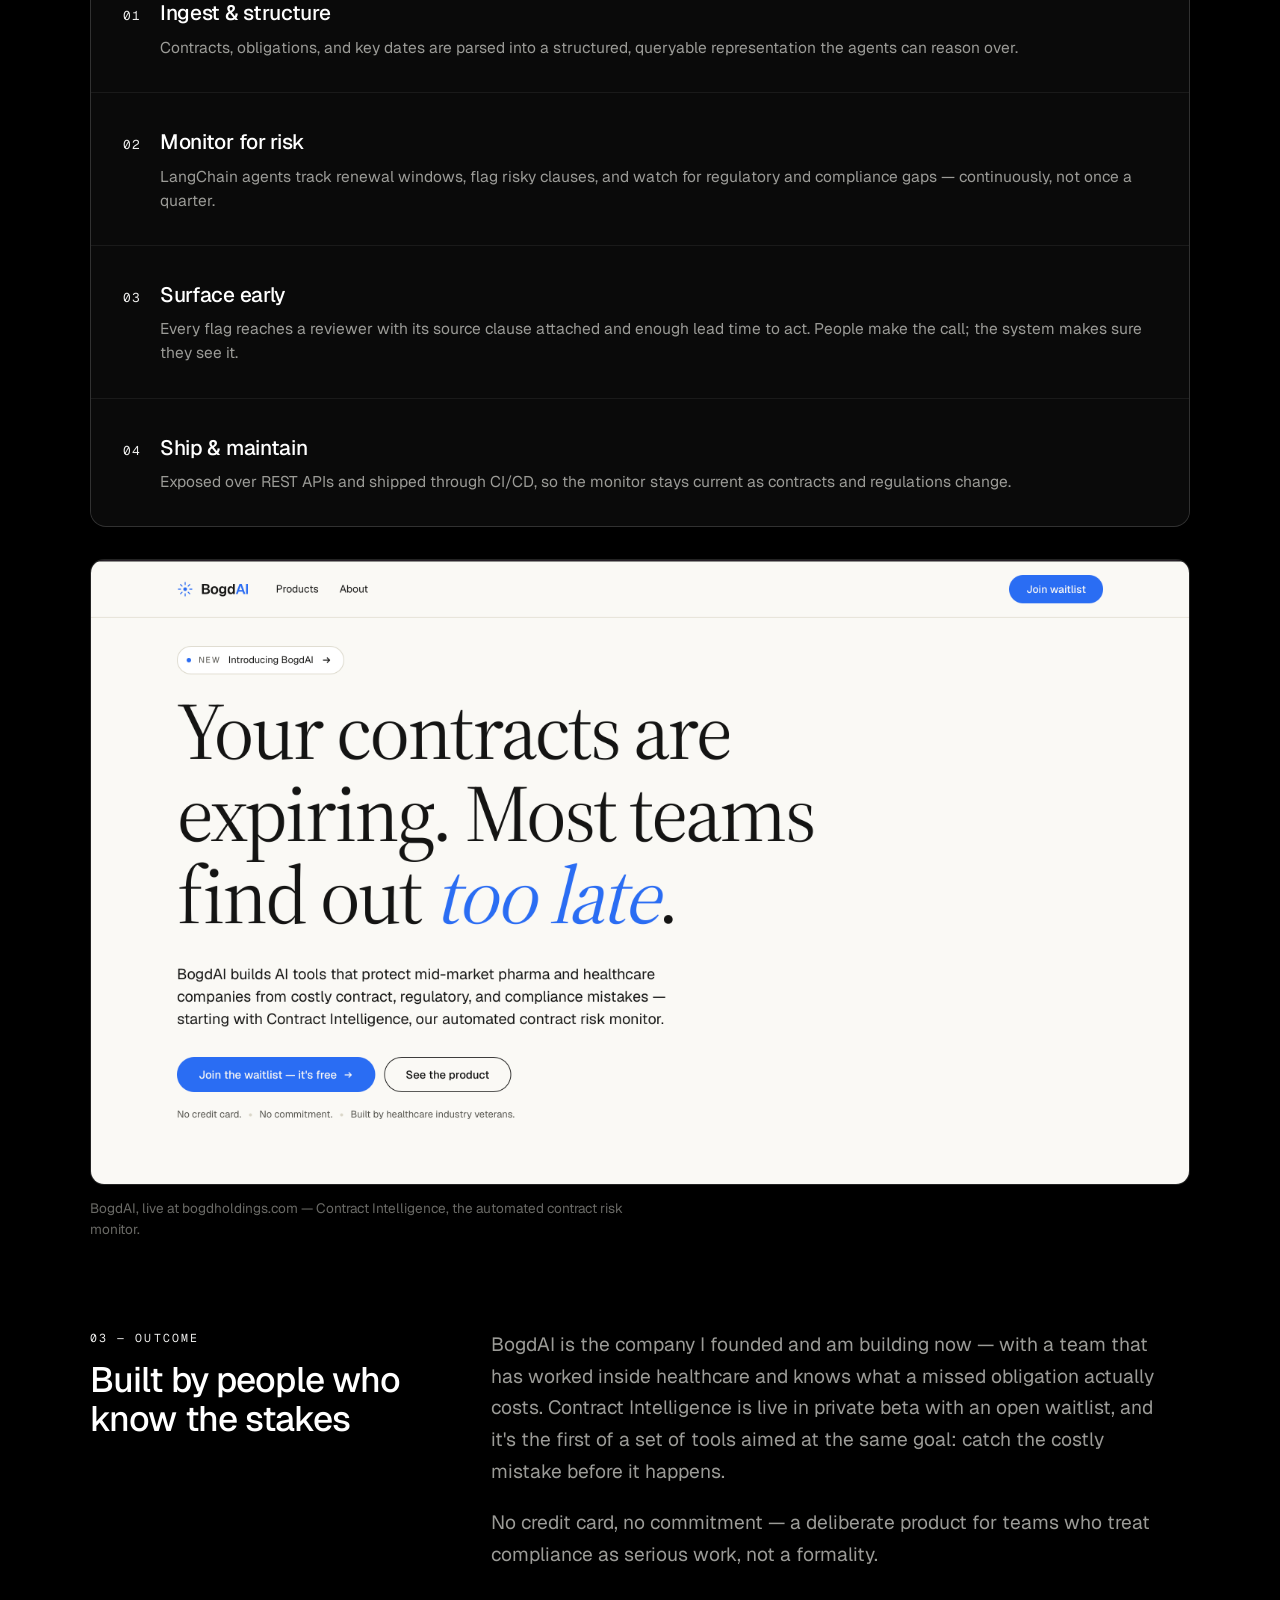
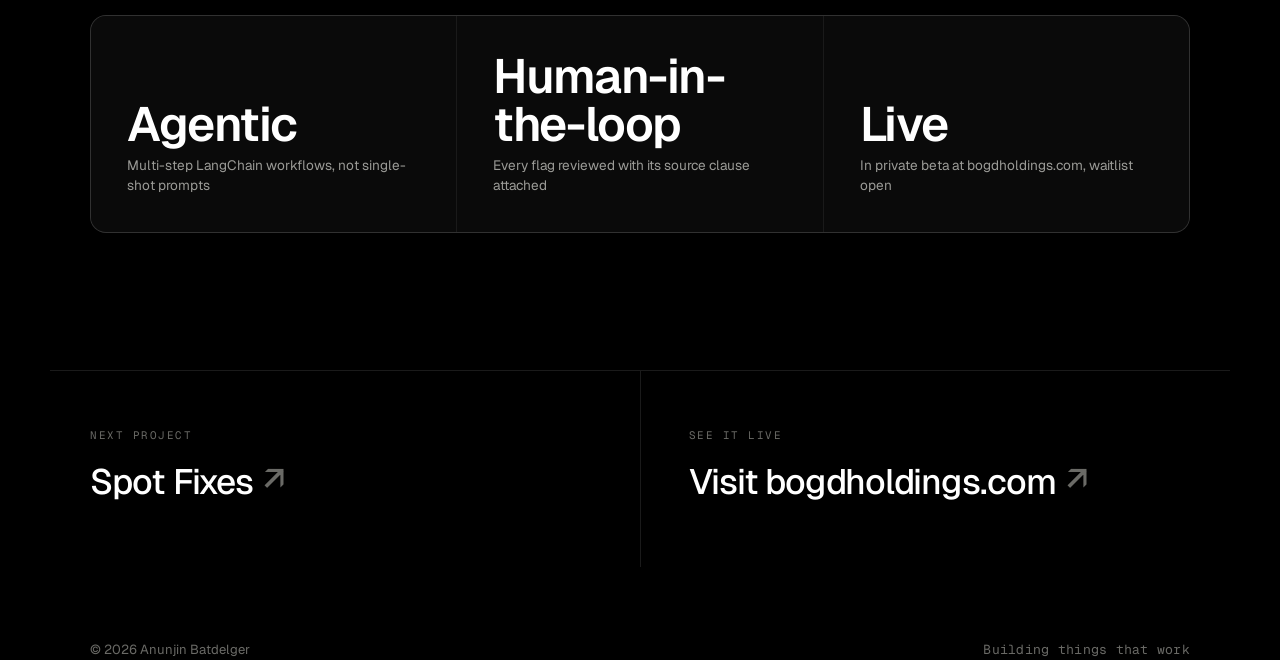
<file: bogdai.html>
<!DOCTYPE html>
<html lang="en" data-theme="carbon" data-typeface="modern" data-rhythm="compact">
<head>
<meta charset="UTF-8" />
<meta name="viewport" content="width=device-width, initial-scale=1" />
<title>BogdAI — Case study — Anunjin Batdelger</title>
<meta name="description" content="BogdAI — AI-powered healthcare compliance SaaS. Agentic workflows that turn regulatory glue work into infrastructure. A case study by Anunjin Batdelger." />
<link rel="icon" href="favicon.svg" type="image/svg+xml" />
<link rel="apple-touch-icon" href="favicon.svg" />
<meta property="og:type" content="article" />
<meta property="og:title" content="BogdAI — Case study — Anunjin Batdelger" />
<meta property="og:description" content="AI tools that protect mid-market pharma & healthcare teams from costly contract, regulatory, and compliance mistakes — starting with Contract Intelligence." />
<meta property="og:image" content="https://portfolio-anunjin.vercel.app/assets/og-image.png" />
<meta property="og:image:width" content="1200" />
<meta property="og:image:height" content="630" />
<meta name="twitter:card" content="summary_large_image" />
<meta name="twitter:image" content="https://portfolio-anunjin.vercel.app/assets/og-image.png" />
<link rel="preconnect" href="https://fonts.googleapis.com" />
<link rel="preconnect" href="https://fonts.gstatic.com" crossorigin />
<link href="https://fonts.googleapis.com/css2?family=Geist:wght@300;400;500;600;700&family=Geist+Mono:wght@400;500;600&family=Source+Serif+4:opsz,wght@8..60,400;8..60,500;8..60,600&display=swap" rel="stylesheet" />
<link rel="stylesheet" href="assets/portfolio.css" />
</head>
<body>

  <!-- Nav -->
  <header class="nav" id="nav">
    <div class="wrap nav-inner">
      <a href="index.html#top" class="nav-mark"><b>Anunjin</b> / Portfolio 2026</a>
      <nav class="nav-links">
        <a href="index.html#projects">Projects</a>
        <a href="index.html#about">About</a>
        <a href="index.html#writing">Writing</a>
        <a href="index.html#services">Services</a>
        <a href="index.html#contact">Contact</a>
      </nav>
    </div>
  </header>

  <main id="top">

    <!-- ───────── CASE HERO ───────── -->
    <section class="cs-hero wrap" data-screen-label="BogdAI — Hero">
      <a href="index.html#projects" class="cs-back"><span class="arr">←</span> Back to projects</a>

      <div class="cs-eyebrow">
        <span class="eyebrow" style="margin:0;">Case study</span>
        <span class="dot-sep"></span>
        <span class="eyebrow" style="margin:0; color:var(--accent);">Healthcare &amp; pharma AI</span>
        <span class="dot-sep"></span>
        <span class="eyebrow" style="margin:0;">2026</span>
      </div>

      <h1 class="cs-title">BogdAI</h1>
      <p class="cs-summary">AI tools that protect mid-market pharma and healthcare teams from costly contract, regulatory, and compliance mistakes — starting with Contract Intelligence.</p>

      <div class="cs-glance">
        <div class="g">
          <span class="lbl">Role</span>
          <span class="v">Founder &amp; AI builder</span>
        </div>
        <div class="g">
          <span class="lbl">Timeline</span>
          <span class="v">March 2026 — Present</span>
        </div>
        <div class="g">
          <span class="lbl">Stack</span>
          <span class="v stack">
            <span class="pill">Azure OpenAI</span>
            <span class="pill">LangChain</span>
            <span class="pill">REST APIs</span>
            <span class="pill">CI/CD</span>
          </span>
        </div>
        <div class="g">
          <span class="lbl">Status</span>
          <span class="v">In private beta · waitlist open</span>
        </div>
      </div>
    </section>

    <!-- ───────── BODY ───────── -->
    <div class="cs-body wrap">

      <!-- 01 Problem -->
      <section class="cs-block reveal" data-screen-label="BogdAI — Problem">
        <div class="cs-block-grid">
          <div class="cs-block-head">
            <p class="cs-kicker">01 — Problem</p>
            <h2 class="cs-h">Most teams find out too late</h2>
          </div>
          <div class="cs-prose">
            <p>Contracts expire and auto-renew on dates nobody is watching. In pharma and healthcare, a missed clause or a lapsed obligation isn't an inconvenience — it's a <strong>regulatory, financial, and compliance risk</strong> that surfaces only after the damage is done.</p>
            <p>Mid-market teams feel this hardest. They carry enterprise-grade obligations without an enterprise legal department, so the work of reading every contract, tracking every deadline, and catching every risk falls on people who already have full-time jobs. The status quo is a spreadsheet and a hope that someone remembers.</p>
          </div>
        </div>
      </section>

      <!-- 02 What I built -->
      <section class="cs-block reveal" data-screen-label="BogdAI — Approach">
        <div class="cs-block-grid">
          <div class="cs-block-head">
            <p class="cs-kicker">02 — What I built</p>
            <h2 class="cs-h">Contract Intelligence</h2>
          </div>
          <div class="cs-prose">
            <p>BogdAI's first product is <strong>Contract Intelligence</strong> — an automated contract risk monitor. It reads the contracts a team already has, surfaces the obligations and dates that matter, and raises a flag <em>before</em> a renewal or a compliance gap becomes a problem.</p>
            <p>Under the hood it runs <strong>agentic workflows</strong> on Azure OpenAI and LangChain: retrieval, reasoning, and tool calls chained together, with a person reviewing every flag rather than transcribing it. The aim was infrastructure that runs quietly underneath the team — not another dashboard to check.</p>
          </div>
        </div>

        <div class="cs-steps" style="margin-top: clamp(1.75rem, 4vw, 2.75rem);">
          <div class="cs-step">
            <span class="n">01</span>
            <div>
              <h4>Ingest &amp; structure</h4>
              <p>Contracts, obligations, and key dates are parsed into a structured, queryable representation the agents can reason over.</p>
            </div>
          </div>
          <div class="cs-step">
            <span class="n">02</span>
            <div>
              <h4>Monitor for risk</h4>
              <p>LangChain agents track renewal windows, flag risky clauses, and watch for regulatory and compliance gaps — continuously, not once a quarter.</p>
            </div>
          </div>
          <div class="cs-step">
            <span class="n">03</span>
            <div>
              <h4>Surface early</h4>
              <p>Every flag reaches a reviewer with its source clause attached and enough lead time to act. People make the call; the system makes sure they see it.</p>
            </div>
          </div>
          <div class="cs-step">
            <span class="n">04</span>
            <div>
              <h4>Ship &amp; maintain</h4>
              <p>Exposed over REST APIs and shipped through CI/CD, so the monitor stays current as contracts and regulations change.</p>
            </div>
          </div>
        </div>

        <figure class="cs-figure">
          <a class="cs-frame" href="https://bogdholdings.com" target="_blank" rel="noopener">
            <img src="assets/bogdai-site.png" alt="BogdAI — Your contracts are expiring. Most teams find out too late." loading="lazy" />
          </a>
          <figcaption class="cs-caption">BogdAI, live at bogdholdings.com — Contract Intelligence, the automated contract risk monitor.</figcaption>
        </figure>
      </section>

      <!-- 03 Outcome -->
      <section class="cs-block reveal" data-screen-label="BogdAI — Outcome">
        <div class="cs-block-grid">
          <div class="cs-block-head">
            <p class="cs-kicker">03 — Outcome</p>
            <h2 class="cs-h">Built by people who know the stakes</h2>
          </div>
          <div class="cs-prose">
            <p>BogdAI is the company I founded and am building now — with a team that has worked inside healthcare and knows what a missed obligation actually costs. Contract Intelligence is live in private beta with an open waitlist, and it's the first of a set of tools aimed at the same goal: catch the costly mistake before it happens.</p>
            <p>No credit card, no commitment — a deliberate product for teams who treat compliance as serious work, not a formality.</p>
          </div>
        </div>

        <div class="cs-metrics" style="margin-top: clamp(1.75rem, 4vw, 2.75rem);">
          <div class="cs-metric">
            <span class="num">Agentic</span>
            <span class="lbl">Multi-step LangChain workflows, not single-shot prompts</span>
          </div>
          <div class="cs-metric">
            <span class="num">Human-in-the-loop</span>
            <span class="lbl">Every flag reviewed with its source clause attached</span>
          </div>
          <div class="cs-metric">
            <span class="num">Live</span>
            <span class="lbl">In private beta at bogdholdings.com, waitlist open</span>
          </div>
        </div>
      </section>

    </div>

    <!-- ───────── NEXT / CTA ───────── -->
    <section class="cs-next wrap">
      <div class="cs-next-grid">
        <a class="cs-next-card" href="#" data-next="spotfixes">
          <span class="lbl">Next project</span>
          <span class="big">Spot Fixes <span class="arr">↗</span></span>
        </a>
        <a class="cs-next-card cta" href="https://bogdholdings.com" target="_blank" rel="noopener">
          <span class="lbl">See it live</span>
          <span class="big">Visit bogdholdings.com <span class="arr">↗</span></span>
        </a>
      </div>
      <div class="footer-base" style="border:0;">
        <span>© 2026 Anunjin Batdelger</span>
        <span class="built">Building things that work</span>
      </div>
    </section>

  </main>

  <script>
    // Nav border on scroll
    var nav = document.getElementById('nav');
    function onScroll(){ nav.classList.toggle('scrolled', window.scrollY > 12); }
    onScroll();
    window.addEventListener('scroll', onScroll, { passive: true });

    // Reveal on scroll
    var reduce = window.matchMedia('(prefers-reduced-motion: reduce)').matches;
    var targets = document.querySelectorAll('.reveal, .stagger');
    if (reduce || !('IntersectionObserver' in window)) {
      targets.forEach(function(t){ t.classList.add('in'); });
    } else {
      var io = new IntersectionObserver(function(entries){
        entries.forEach(function(e){
          if (e.isIntersecting){ e.target.classList.add('in'); io.unobserve(e.target); }
        });
      }, { threshold: 0.12, rootMargin: '0px 0px -8% 0px' });
      targets.forEach(function(t){ io.observe(t); });
    }
  </script>
</body>
</html>
</file>
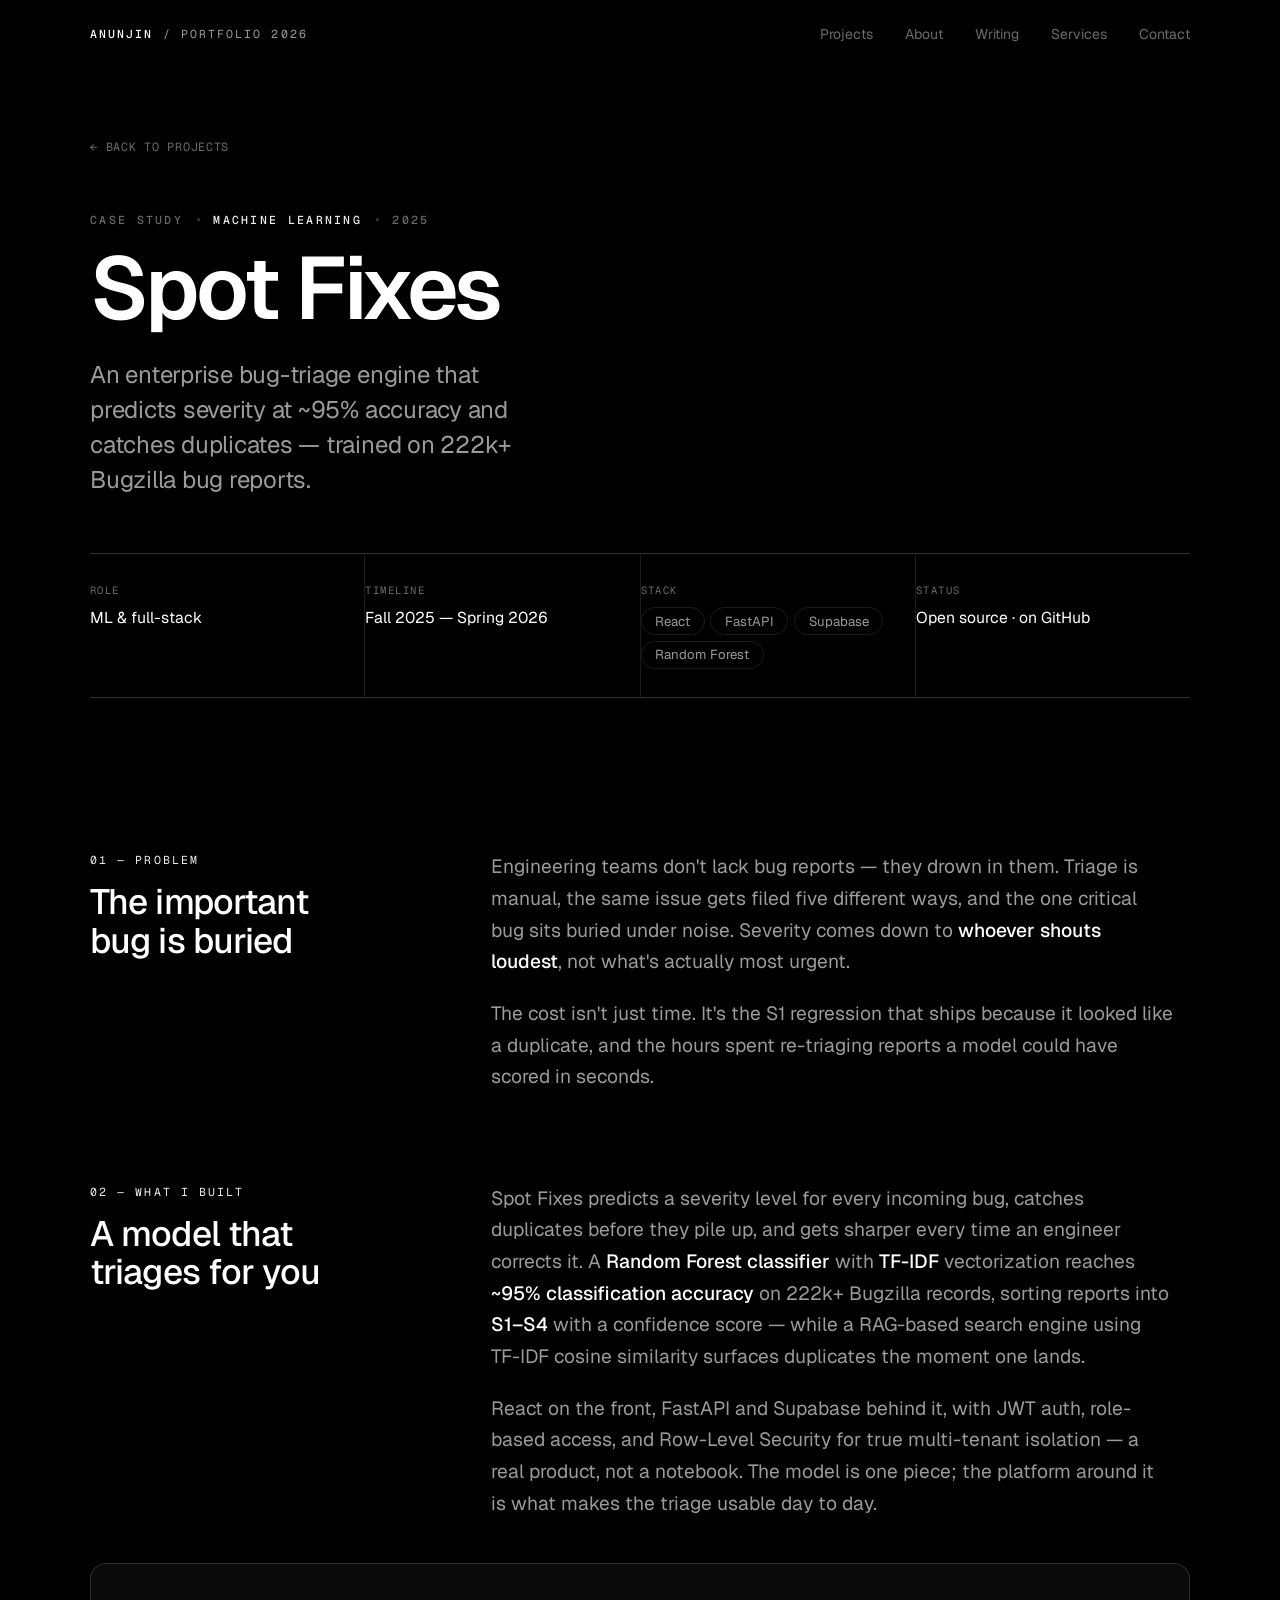
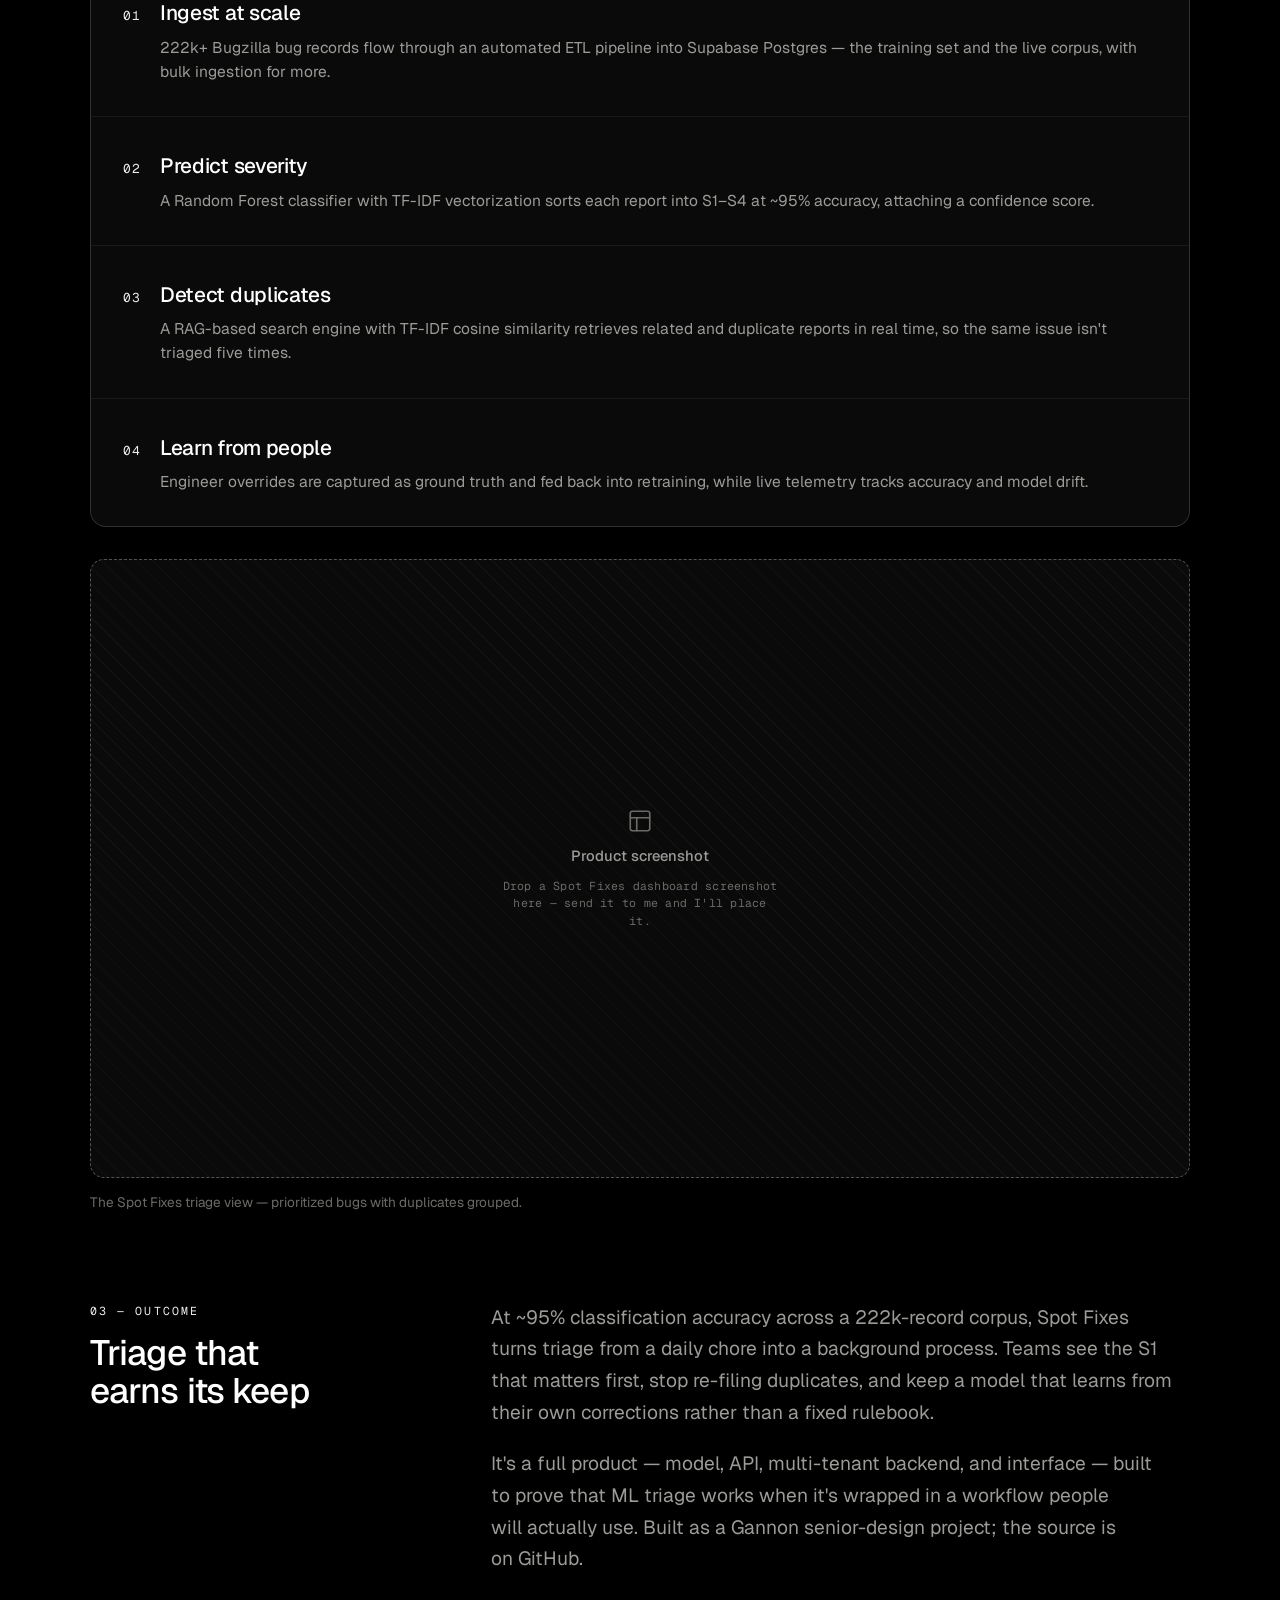
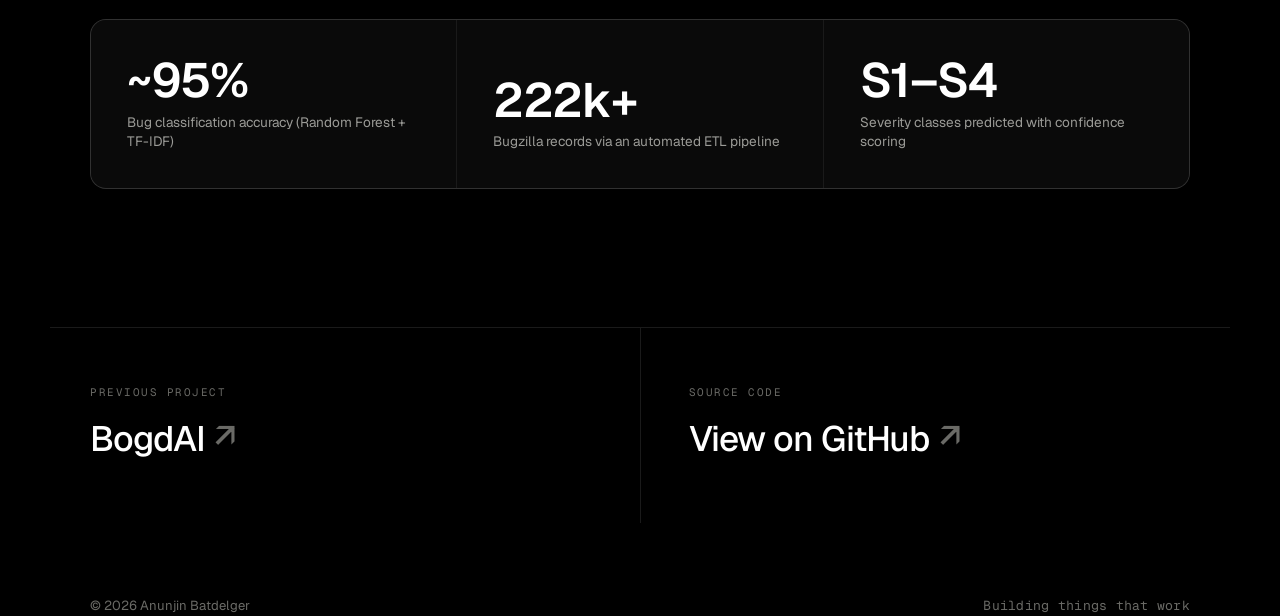
<file: spot-fixes.html>
<!DOCTYPE html>
<html lang="en" data-theme="carbon" data-typeface="modern" data-rhythm="compact">
<head>
<meta charset="UTF-8" />
<meta name="viewport" content="width=device-width, initial-scale=1" />
<title>Spot Fixes — Case study — Anunjin Batdelger</title>
<meta name="description" content="Spot Fixes (Spotfixes Intelligence) — an enterprise bug-triage engine that predicts severity (S1–S4) at ~95% accuracy and detects duplicates with a RAG-based TF-IDF search engine. Trained on 222k+ Bugzilla records. A case study by Anunjin Batdelger." />
<link rel="icon" href="favicon.svg" type="image/svg+xml" />
<link rel="apple-touch-icon" href="favicon.svg" />
<meta property="og:type" content="article" />
<meta property="og:title" content="Spot Fixes — Case study — Anunjin Batdelger" />
<meta property="og:description" content="An enterprise bug-triage engine that predicts severity at ~95% accuracy and catches duplicates — trained on 222k+ Bugzilla bug reports." />
<meta property="og:image" content="https://portfolio-anunjin.vercel.app/assets/og-image.png" />
<meta property="og:image:width" content="1200" />
<meta property="og:image:height" content="630" />
<meta name="twitter:card" content="summary_large_image" />
<meta name="twitter:image" content="https://portfolio-anunjin.vercel.app/assets/og-image.png" />
<link rel="preconnect" href="https://fonts.googleapis.com" />
<link rel="preconnect" href="https://fonts.gstatic.com" crossorigin />
<link href="https://fonts.googleapis.com/css2?family=Geist:wght@300;400;500;600;700&family=Geist+Mono:wght@400;500;600&family=Source+Serif+4:opsz,wght@8..60,400;8..60,500;8..60,600&display=swap" rel="stylesheet" />
<link rel="stylesheet" href="assets/portfolio.css" />
</head>
<body>

  <!-- Nav -->
  <header class="nav" id="nav">
    <div class="wrap nav-inner">
      <a href="index.html#top" class="nav-mark"><b>Anunjin</b> / Portfolio 2026</a>
      <nav class="nav-links">
        <a href="index.html#projects">Projects</a>
        <a href="index.html#about">About</a>
        <a href="index.html#writing">Writing</a>
        <a href="index.html#services">Services</a>
        <a href="index.html#contact">Contact</a>
      </nav>
    </div>
  </header>

  <main id="top">

    <!-- ───────── CASE HERO ───────── -->
    <section class="cs-hero wrap" data-screen-label="Spot Fixes — Hero">
      <a href="index.html#projects" class="cs-back"><span class="arr">←</span> Back to projects</a>

      <div class="cs-eyebrow">
        <span class="eyebrow" style="margin:0;">Case study</span>
        <span class="dot-sep"></span>
        <span class="eyebrow" style="margin:0; color:var(--accent);">Machine learning</span>
        <span class="dot-sep"></span>
        <span class="eyebrow" style="margin:0;">2025</span>
      </div>

      <h1 class="cs-title">Spot Fixes</h1>
      <p class="cs-summary">An enterprise bug-triage engine that predicts severity at ~95% accuracy and catches duplicates — trained on 222k+ Bugzilla bug reports.</p>

      <div class="cs-glance">
        <div class="g">
          <span class="lbl">Role</span>
          <span class="v">ML &amp; full-stack</span>
        </div>
        <div class="g">
          <span class="lbl">Timeline</span>
          <span class="v">Fall 2025 — Spring 2026</span>
        </div>
        <div class="g">
          <span class="lbl">Stack</span>
          <span class="v stack">
            <span class="pill">React</span>
            <span class="pill">FastAPI</span>
            <span class="pill">Supabase</span>
            <span class="pill">Random Forest</span>
          </span>
        </div>
        <div class="g">
          <span class="lbl">Status</span>
          <span class="v">Open source · on GitHub</span>
        </div>
      </div>
    </section>

    <!-- ───────── BODY ───────── -->
    <div class="cs-body wrap">

      <!-- 01 Problem -->
      <section class="cs-block reveal" data-screen-label="Spot Fixes — Problem">
        <div class="cs-block-grid">
          <div class="cs-block-head">
            <p class="cs-kicker">01 — Problem</p>
            <h2 class="cs-h">The important bug is buried</h2>
          </div>
          <div class="cs-prose">
            <p>Engineering teams don't lack bug reports — they drown in them. Triage is manual, the same issue gets filed five different ways, and the one critical bug sits buried under noise. Severity comes down to <strong>whoever shouts loudest</strong>, not what's actually most urgent.</p>
            <p>The cost isn't just time. It's the S1 regression that ships because it looked like a duplicate, and the hours spent re-triaging reports a model could have scored in seconds.</p>
          </div>
        </div>
      </section>

      <!-- 02 What I built -->
      <section class="cs-block reveal" data-screen-label="Spot Fixes — Approach">
        <div class="cs-block-grid">
          <div class="cs-block-head">
            <p class="cs-kicker">02 — What I built</p>
            <h2 class="cs-h">A model that triages for you</h2>
          </div>
          <div class="cs-prose">
            <p>Spot Fixes predicts a severity level for every incoming bug, catches duplicates before they pile up, and gets sharper every time an engineer corrects it. A <strong>Random Forest classifier</strong> with <strong>TF-IDF</strong> vectorization reaches <strong>~95% classification accuracy</strong> on 222k+ Bugzilla records, sorting reports into <strong>S1–S4</strong> with a confidence score — while a RAG-based search engine using TF-IDF cosine similarity surfaces duplicates the moment one lands.</p>
            <p>React on the front, FastAPI and Supabase behind it, with JWT auth, role-based access, and Row-Level Security for true multi-tenant isolation — a real product, not a notebook. The model is one piece; the platform around it is what makes the triage usable day to day.</p>
          </div>
        </div>

        <div class="cs-steps" style="margin-top: clamp(1.75rem, 4vw, 2.75rem);">
          <div class="cs-step">
            <span class="n">01</span>
            <div>
              <h4>Ingest at scale</h4>
              <p>222k+ Bugzilla bug records flow through an automated ETL pipeline into Supabase Postgres — the training set and the live corpus, with bulk ingestion for more.</p>
            </div>
          </div>
          <div class="cs-step">
            <span class="n">02</span>
            <div>
              <h4>Predict severity</h4>
              <p>A Random Forest classifier with TF-IDF vectorization sorts each report into S1–S4 at ~95% accuracy, attaching a confidence score.</p>
            </div>
          </div>
          <div class="cs-step">
            <span class="n">03</span>
            <div>
              <h4>Detect duplicates</h4>
              <p>A RAG-based search engine with TF-IDF cosine similarity retrieves related and duplicate reports in real time, so the same issue isn't triaged five times.</p>
            </div>
          </div>
          <div class="cs-step">
            <span class="n">04</span>
            <div>
              <h4>Learn from people</h4>
              <p>Engineer overrides are captured as ground truth and fed back into retraining, while live telemetry tracks accuracy and model drift.</p>
            </div>
          </div>
        </div>

        <figure class="cs-figure">
          <div class="cs-frame placeholder" data-slot="product-ui">
            <svg class="ph-ic" viewBox="0 0 24 24" fill="none" stroke="currentColor" stroke-width="1.5" stroke-linecap="round" stroke-linejoin="round"><rect x="3" y="3" width="18" height="18" rx="2"/><path d="M3 9h18M9 21V9"/></svg>
            <span class="ph-t">Product screenshot</span>
            <span class="ph-s">Drop a Spot Fixes dashboard screenshot here — send it to me and I'll place it.</span>
          </div>
          <figcaption class="cs-caption">The Spot Fixes triage view — prioritized bugs with duplicates grouped.</figcaption>
        </figure>
      </section>

      <!-- 03 Outcome -->
      <section class="cs-block reveal" data-screen-label="Spot Fixes — Outcome">
        <div class="cs-block-grid">
          <div class="cs-block-head">
            <p class="cs-kicker">03 — Outcome</p>
            <h2 class="cs-h">Triage that earns its keep</h2>
          </div>
          <div class="cs-prose">
            <p>At ~95% classification accuracy across a 222k-record corpus, Spot Fixes turns triage from a daily chore into a background process. Teams see the S1 that matters first, stop re-filing duplicates, and keep a model that learns from their own corrections rather than a fixed rulebook.</p>
            <p>It's a full product — model, API, multi-tenant backend, and interface — built to prove that ML triage works when it's wrapped in a workflow people will actually use. Built as a Gannon senior-design project; the source is on GitHub.</p>
          </div>
        </div>

        <div class="cs-metrics" style="margin-top: clamp(1.75rem, 4vw, 2.75rem);">
          <div class="cs-metric">
            <span class="num">~95%</span>
            <span class="lbl">Bug classification accuracy (Random Forest + TF-IDF)</span>
          </div>
          <div class="cs-metric">
            <span class="num">222k+</span>
            <span class="lbl">Bugzilla records via an automated ETL pipeline</span>
          </div>
          <div class="cs-metric">
            <span class="num">S1–S4</span>
            <span class="lbl">Severity classes predicted with confidence scoring</span>
          </div>
        </div>
      </section>

    </div>

    <!-- ───────── NEXT / CTA ───────── -->
    <section class="cs-next wrap">
      <div class="cs-next-grid">
        <a class="cs-next-card" href="bogdai.html">
          <span class="lbl">Previous project</span>
          <span class="big">BogdAI <span class="arr">↗</span></span>
        </a>
        <a class="cs-next-card cta" href="https://github.com/tajmilur-rahman/senior-design-2025" target="_blank" rel="noopener">
          <span class="lbl">Source code</span>
          <span class="big">View on GitHub <span class="arr">↗</span></span>
        </a>
      </div>
      <div class="footer-base" style="border:0;">
        <span>© 2026 Anunjin Batdelger</span>
        <span class="built">Building things that work</span>
      </div>
    </section>

  </main>

  <script>
    // Nav border on scroll
    var nav = document.getElementById('nav');
    function onScroll(){ nav.classList.toggle('scrolled', window.scrollY > 12); }
    onScroll();
    window.addEventListener('scroll', onScroll, { passive: true });

    // Reveal on scroll
    var reduce = window.matchMedia('(prefers-reduced-motion: reduce)').matches;
    var targets = document.querySelectorAll('.reveal, .stagger');
    if (reduce || !('IntersectionObserver' in window)) {
      targets.forEach(function(t){ t.classList.add('in'); });
    } else {
      var io = new IntersectionObserver(function(entries){
        entries.forEach(function(e){
          if (e.isIntersecting){ e.target.classList.add('in'); io.unobserve(e.target); }
        });
      }, { threshold: 0.12, rootMargin: '0px 0px -8% 0px' });
      targets.forEach(function(t){ io.observe(t); });
    }
  </script>
</body>
</html>
</file>
<file: assets/portfolio.css>
/* portfolio.css — shared design system for Anunjin Batdelger's portfolio.
   Linked by Anunjin Portfolio.html and every case-study page so tokens,
   themes (Atmosphere / Typeface / Rhythm) and components stay in sync. */

  :root {
    --bg: #0a0a0a;
    --bg-card: #101010;
    --bg-card-hover: #141414;
    --fg: #f5f5f3;
    --muted: #a3a29e;
    --dim: #6f6e6a;
    --faint: #4a4a47;
    --border: rgba(255, 255, 255, 0.09);
    --border-strong: rgba(255, 255, 255, 0.22);
    --accent: #d97757;
    --available: #6cc78e;

    --font-sans: "Geist", system-ui, -apple-system, sans-serif;
    --font-mono: "Geist Mono", ui-monospace, monospace;
    --font-serif: "Source Serif 4", Georgia, "Times New Roman", serif;
    --font-display: var(--font-sans);

    --maxw: 1180px;
    --pad: clamp(1.25rem, 4vw, 2.5rem);
    --ease: cubic-bezier(0.2, 0.7, 0.2, 1);
  }

  * { margin: 0; padding: 0; box-sizing: border-box; }

  html {
    scroll-behavior: smooth;
    scroll-padding-top: 6rem;
    -webkit-text-size-adjust: 100%;
  }

  body {
    background: var(--bg);
    color: var(--fg);
    font-family: var(--font-sans);
    font-size: 1rem;
    line-height: 1.6;
    -webkit-font-smoothing: antialiased;
    text-rendering: optimizeLegibility;
    overflow-x: hidden;
  }

  ::selection { background: var(--accent); color: #fff; }

  a { color: inherit; text-decoration: none; }
  [hidden] { display: none !important; }

  .wrap {
    max-width: var(--maxw);
    margin: 0 auto;
    padding-left: var(--pad);
    padding-right: var(--pad);
  }

  .eyebrow {
    font-family: var(--font-mono);
    font-size: 0.72rem;
    font-weight: 500;
    letter-spacing: 0.2em;
    text-transform: uppercase;
    color: var(--dim);
  }

  .section-title {
    font-family: var(--font-display);
    font-size: clamp(1.9rem, 4.5vw, 3rem);
    font-weight: 500;
    letter-spacing: -0.03em;
    line-height: 1.05;
    color: var(--fg);
  }

  .hairline { height: 1px; background: var(--border); border: 0; }

  /* ───────── Nav ───────── */
  .nav {
    position: sticky;
    top: 0;
    z-index: 50;
    backdrop-filter: saturate(140%) blur(10px);
    -webkit-backdrop-filter: saturate(140%) blur(10px);
    background: color-mix(in srgb, var(--bg) 82%, transparent);
    border-bottom: 1px solid transparent;
    transition: border-color 0.3s var(--ease);
  }
  .nav.scrolled { border-bottom-color: var(--border); }
  .nav-inner {
    display: flex;
    align-items: center;
    justify-content: space-between;
    height: 4.25rem;
  }
  .nav-mark {
    font-family: var(--font-mono);
    font-size: 0.72rem;
    letter-spacing: 0.18em;
    text-transform: uppercase;
    color: var(--muted);
  }
  .nav-mark b { color: var(--fg); font-weight: 500; }
  .nav-links { display: flex; gap: clamp(1rem, 2.5vw, 2.25rem); }
  .nav-links a {
    font-size: 0.875rem;
    color: var(--dim);
    transition: color 0.2s var(--ease);
  }
  .nav-links a:hover { color: var(--fg); }
  @media (max-width: 620px) { .nav-links { display: none; } }

  /* ───────── Hero ───────── */
  .hero { padding-top: clamp(3.5rem, 9vw, 7rem); padding-bottom: clamp(3rem, 7vw, 5.5rem); }
  .hero-top {
    display: grid;
    grid-template-columns: 1fr auto;
    gap: clamp(2rem, 5vw, 4rem);
    align-items: start;
  }
  .hero-eyebrow { margin-bottom: clamp(1.75rem, 4vw, 2.75rem); }
  .hero-name {
    font-family: var(--font-display);
    font-size: clamp(3.2rem, 11vw, 7.5rem);
    font-weight: 600;
    letter-spacing: -0.045em;
    line-height: 0.92;
    color: var(--fg);
  }
  .hero-name span { display: block; }
  .hero-name .last { color: var(--muted); }
  .hero-tagline {
    margin-top: clamp(1.5rem, 3vw, 2.25rem);
    max-width: 34ch;
    font-size: clamp(1.05rem, 1.7vw, 1.3rem);
    line-height: 1.5;
    color: var(--muted);
    font-weight: 400;
  }
  .hero-meta {
    margin-top: clamp(1.75rem, 3.5vw, 2.5rem);
    display: flex;
    align-items: center;
    gap: 1.5rem;
    flex-wrap: wrap;
  }
  .status {
    display: inline-flex;
    align-items: center;
    gap: 0.55rem;
    font-size: 0.9rem;
    color: var(--fg);
  }
  .status .dot {
    width: 8px; height: 8px; border-radius: 50%;
    background: var(--available);
    box-shadow: 0 0 0 0 color-mix(in srgb, var(--available) 70%, transparent);
    animation: pulse 2.6s var(--ease) infinite;
  }
  @keyframes pulse {
    0% { box-shadow: 0 0 0 0 color-mix(in srgb, var(--available) 55%, transparent); }
    70% { box-shadow: 0 0 0 7px transparent; }
    100% { box-shadow: 0 0 0 0 transparent; }
  }
  .meta-loc { font-size: 0.9rem; color: var(--dim); }
  .meta-sep { width: 4px; height: 4px; border-radius: 50%; background: var(--faint); flex-shrink: 0; }

  .hero-photo {
    width: clamp(108px, 17vw, 184px);
    aspect-ratio: 1;
    border-radius: 50%;
    object-fit: cover;
    border: 1px solid var(--border);
    filter: grayscale(0.15) contrast(1.02);
    background: var(--bg-card);
  }

  .hero-blocks {
    margin-top: clamp(3rem, 6vw, 5rem);
    border-top: 1px solid var(--border);
    padding-top: clamp(2rem, 4vw, 3rem);
    display: grid;
    grid-template-columns: 1fr 1fr;
    gap: clamp(2rem, 5vw, 4rem);
  }
  .block-label { margin-bottom: 1.25rem; }
  .currently-role { font-family: var(--font-display); font-size: 1.15rem; font-weight: 500; color: var(--fg); }
  .currently-where { font-size: 0.95rem; color: var(--muted); margin-top: 0.3rem; }
  .currently-when { font-family: var(--font-mono); font-size: 0.78rem; color: var(--dim); margin-top: 0.75rem; letter-spacing: 0.02em; }

  .pills { display: flex; flex-wrap: wrap; gap: 0.55rem; }
  .pill {
    font-size: 0.82rem;
    color: var(--muted);
    border: 1px solid var(--border);
    border-radius: 999px;
    padding: 0.4rem 0.85rem;
    line-height: 1;
    white-space: nowrap;
    transition: border-color 0.2s var(--ease), color 0.2s var(--ease);
  }
  .pill:hover { border-color: var(--border-strong); color: var(--fg); }

  @media (max-width: 720px) {
    .hero-top { grid-template-columns: 1fr; }
    .hero-photo { order: -1; }
    .hero-blocks { grid-template-columns: 1fr; gap: 2.5rem; }
  }

  /* ───────── Section scaffold ───────── */
  .section { padding-top: clamp(4.5rem, 9vw, 8rem); padding-bottom: clamp(1rem, 2vw, 2rem); }
  .section-head {
    display: flex;
    align-items: flex-end;
    justify-content: space-between;
    gap: 2rem;
    margin-bottom: clamp(2.25rem, 4.5vw, 3.5rem);
  }
  .section-head .count {
    font-family: var(--font-mono);
    font-size: 0.78rem;
    color: var(--dim);
    letter-spacing: 0.04em;
  }
  .head-eyebrow { margin-bottom: 1rem; }

  /* ───────── Projects ───────── */
  .projects-grid {
    display: grid;
    grid-template-columns: repeat(3, 1fr);
    gap: 1.25rem;
  }
  .project-card {
    display: flex;
    flex-direction: column;
    background: var(--bg-card);
    border: 1px solid var(--border);
    border-radius: 16px;
    padding: clamp(1.5rem, 2.5vw, 2rem);
    min-height: 320px;
    transition: border-color 0.25s var(--ease), background 0.25s var(--ease), transform 0.25s var(--ease);
  }
  .project-card:hover {
    border-color: var(--border-strong);
    background: var(--bg-card-hover);
    transform: translateY(-3px);
  }
  .project-index {
    font-family: var(--font-mono);
    font-size: 0.74rem;
    color: var(--faint);
    letter-spacing: 0.08em;
  }
  .project-name {
    font-family: var(--font-display);
    font-size: clamp(1.5rem, 2.4vw, 1.85rem);
    font-weight: 500;
    letter-spacing: -0.02em;
    color: var(--fg);
    margin-top: 0.75rem;
    line-height: 1.1;
  }
  .project-desc {
    color: var(--muted);
    font-size: 0.95rem;
    line-height: 1.55;
    margin-top: 0.85rem;
  }
  .project-metric {
    font-family: var(--font-mono);
    font-size: 0.74rem;
    color: var(--accent);
    letter-spacing: 0.02em;
    margin-top: 1rem;
  }
  .project-stack {
    display: flex; flex-wrap: wrap; gap: 0.4rem;
    margin-top: 1.25rem;
  }
  .project-stack .pill { font-size: 0.74rem; padding: 0.32rem 0.7rem; }
  .project-link {
    margin-top: auto;
    padding-top: 1.5rem;
    display: inline-flex;
    align-items: center;
    gap: 0.45rem;
    font-size: 0.875rem;
    color: var(--dim);
    transition: color 0.2s var(--ease), gap 0.2s var(--ease);
  }
  .project-link .arr { transition: transform 0.25s var(--ease); }
  .project-card:hover .project-link { color: var(--fg); }
  .project-card:hover .project-link .arr { transform: translate(3px, -3px); }
  .project-link:hover { color: var(--accent); }

  @media (max-width: 900px) { .projects-grid { grid-template-columns: 1fr; } .project-card { min-height: 0; } }

  /* ───────── About ───────── */
  .about-grid {
    display: grid;
    grid-template-columns: 1.1fr 1fr;
    gap: clamp(2.5rem, 6vw, 5rem);
    align-items: start;
  }
  .about-copy p {
    font-size: clamp(1.15rem, 2vw, 1.55rem);
    line-height: 1.5;
    color: var(--fg);
    font-weight: 400;
    letter-spacing: -0.01em;
    text-wrap: pretty;
  }
  .about-copy p .soft { color: var(--dim); }
  .stats-grid {
    display: grid;
    grid-template-columns: 1fr 1fr;
    gap: 1px;
    background: var(--border);
    border: 1px solid var(--border);
    border-radius: 16px;
    overflow: hidden;
  }
  .stat {
    background: var(--bg-card);
    padding: clamp(1.5rem, 3vw, 2.25rem);
    min-height: 150px;
    display: flex;
    flex-direction: column;
    justify-content: flex-end;
  }
  .stat-num {
    font-family: var(--font-display);
    font-size: clamp(2.25rem, 4.5vw, 3.25rem);
    font-weight: 600;
    letter-spacing: -0.03em;
    line-height: 1;
    color: var(--fg);
  }
  .stat-label { font-size: 0.85rem; color: var(--muted); margin-top: 0.65rem; }
  @media (max-width: 820px) { .about-grid { grid-template-columns: 1fr; } }
  @media (max-width: 440px) { .stats-grid { grid-template-columns: 1fr; } .stat { min-height: 0; padding: 1.4rem; } }

  /* ───────── Writing ───────── */
  .writing-grid { display: grid; grid-template-columns: repeat(3, 1fr); gap: 1.25rem; }
  .article-card {
    background: var(--bg-card);
    border: 1px solid var(--border);
    border-radius: 16px;
    padding: clamp(1.5rem, 2.5vw, 1.9rem);
    min-height: 220px;
    display: flex;
    flex-direction: column;
    transition: border-color 0.25s var(--ease);
  }
  .article-card:hover { border-color: var(--border-strong); }
  .article-top { display: flex; align-items: center; justify-content: space-between; }
  .article-date { font-family: var(--font-mono); font-size: 0.74rem; color: var(--dim); letter-spacing: 0.04em; }
  .badge {
    font-family: var(--font-mono);
    font-size: 0.66rem;
    text-transform: uppercase;
    letter-spacing: 0.1em;
    color: var(--dim);
    border: 1px solid var(--border);
    border-radius: 999px;
    padding: 0.3rem 0.65rem;
    line-height: 1;
  }
  .article-title {
    margin-top: auto;
    font-family: var(--font-display);
    font-size: clamp(1.15rem, 1.9vw, 1.4rem);
    font-weight: 500;
    line-height: 1.25;
    letter-spacing: -0.015em;
    color: var(--fg);
    text-wrap: balance;
  }
  @media (max-width: 900px) { .writing-grid { grid-template-columns: 1fr; } .article-card { min-height: 0; } }

  /* ───────── Services ───────── */
  .services-grid { display: grid; grid-template-columns: 1fr 1fr; gap: 1.25rem; }
  .service-card {
    background: var(--bg-card);
    border: 1px solid var(--border);
    border-radius: 16px;
    padding: clamp(1.75rem, 3vw, 2.5rem);
    display: flex;
    flex-direction: column;
    transition: border-color 0.25s var(--ease);
  }
  .service-card:hover { border-color: var(--border-strong); }
  .service-name {
    font-family: var(--font-display);
    font-size: clamp(1.35rem, 2.3vw, 1.7rem);
    font-weight: 500;
    letter-spacing: -0.02em;
    color: var(--fg);
  }
  .service-desc { color: var(--muted); font-size: 0.98rem; line-height: 1.55; margin-top: 0.85rem; max-width: 42ch; }
  .service-cta {
    margin-top: clamp(1.75rem, 3vw, 2.5rem);
    align-self: flex-start;
    display: inline-flex;
    align-items: center;
    gap: 0.5rem;
    font-size: 0.9rem;
    color: var(--fg);
    border: 1px solid var(--border-strong);
    border-radius: 999px;
    padding: 0.6rem 1.15rem;
    transition: background 0.2s var(--ease), color 0.2s var(--ease), border-color 0.2s var(--ease);
  }
  .service-cta .arr { transition: transform 0.25s var(--ease); }
  .service-cta:hover { background: var(--fg); color: var(--bg); border-color: var(--fg); }
  .service-cta:hover .arr { transform: translate(3px, -3px); }
  @media (max-width: 760px) { .services-grid { grid-template-columns: 1fr; } }

  /* ───────── Contact / Footer ───────── */
  .contact { padding-top: clamp(5rem, 10vw, 9rem); padding-bottom: clamp(2.5rem, 5vw, 4rem); }
  .contact-head { max-width: 30ch; }
  .contact-title {
    font-family: var(--font-display);
    font-size: clamp(2.4rem, 6vw, 4.25rem);
    font-weight: 500;
    letter-spacing: -0.035em;
    line-height: 1.0;
    color: var(--fg);
  }
  .contact-sub { margin-top: 1.5rem; color: var(--muted); font-size: 1.05rem; line-height: 1.55; max-width: 44ch; }
  .contact-grid {
    margin-top: clamp(3rem, 6vw, 4.5rem);
    display: grid;
    grid-template-columns: repeat(4, 1fr);
    gap: 1px;
    background: var(--border);
    border-top: 1px solid var(--border);
    border-bottom: 1px solid var(--border);
  }
  .contact-item {
    background: var(--bg);
    padding: clamp(1.5rem, 3vw, 2.25rem) 0;
    padding-right: 1.5rem;
    display: flex;
    flex-direction: column;
    gap: 0.7rem;
  }
  .contact-item .lbl {
    font-family: var(--font-mono);
    font-size: 0.68rem;
    text-transform: uppercase;
    letter-spacing: 0.14em;
    color: var(--dim);
    display: flex;
    align-items: center;
    gap: 0.5rem;
  }
  .contact-item .ci-ic { display: inline-flex; width: 15px; height: 15px; color: var(--dim); flex-shrink: 0; transition: color 0.2s var(--ease); }
  .contact-item .ci-ic svg { width: 100%; height: 100%; display: block; }
  .contact-item:hover .ci-ic { color: var(--fg); }
  .contact-item a, .contact-item span.val {
    font-size: clamp(0.95rem, 1.4vw, 1.1rem);
    color: var(--fg);
    transition: color 0.2s var(--ease);
    width: fit-content;
    word-break: break-word;
  }
  .contact-item a { display: inline-flex; align-items: center; gap: 0.4rem; }
  .contact-item a .arr { color: var(--dim); transition: transform 0.25s var(--ease), color 0.2s var(--ease); }
  .contact-item a:hover { color: var(--accent); }
  .contact-item a:hover .arr { color: var(--accent); transform: translate(2px, -2px); }
  @media (max-width: 860px) { .contact-grid { grid-template-columns: 1fr 1fr; } }
  @media (max-width: 460px) { .contact-grid { grid-template-columns: 1fr; } }

  .footer-base {
    margin-top: clamp(3rem, 6vw, 4.5rem);
    display: flex;
    align-items: center;
    justify-content: space-between;
    gap: 1.5rem;
    flex-wrap: wrap;
  }
  .footer-base span { font-size: 0.82rem; color: var(--dim); }
  .footer-base .built { font-family: var(--font-mono); letter-spacing: 0.02em; }

  /* ───────── Buttons ───────── */
  .btn-row { display: flex; flex-wrap: wrap; gap: 0.85rem; align-items: center; }
  .btn {
    display: inline-flex; align-items: center; gap: 0.55rem;
    font-size: 0.95rem; font-weight: 500; line-height: 1;
    border-radius: 999px; padding: 0.85rem 1.4rem;
    border: 1px solid transparent; cursor: pointer;
    transition: background 0.2s var(--ease), color 0.2s var(--ease), border-color 0.2s var(--ease), transform 0.1s var(--ease);
  }
  .btn .arr { transition: transform 0.25s var(--ease); }
  .btn:hover .arr { transform: translate(3px, 0); }
  .btn:active { transform: translateY(1px); }
  .btn-primary { background: var(--fg); color: var(--bg); }
  .btn-primary:hover { background: var(--muted); }
  .btn-ghost { border-color: var(--border-strong); color: var(--fg); }
  .btn-ghost:hover { border-color: var(--fg); }

  /* ───────── Expressive themes (Atmosphere) ───────── */
  :root[data-theme="carbon"] {
    --bg: #000000; --bg-card: #0a0a0a; --bg-card-hover: #111111;
    --fg: #ffffff; --muted: #9b9b97; --dim: #6a6a66; --faint: #3a3a37;
    --border: rgba(255, 255, 255, 0.1); --border-strong: rgba(255, 255, 255, 0.3);
    --accent: #ededec;
  }
  :root[data-theme="paper"] {
    --bg: #faf9f5; --bg-card: #ffffff; --bg-card-hover: #fbfaf6;
    --fg: #1b1a17; --muted: #6c6a62; --dim: #8d8b81; --faint: #c4c1b4;
    --border: rgba(20, 18, 12, 0.12); --border-strong: rgba(20, 18, 12, 0.34);
    --accent: #c25e3f;
  }

  /* ───────── Typeface personality ───────── */
  :root[data-typeface="editorial"] { --font-display: var(--font-serif); }
  :root[data-typeface="technical"] { --font-display: var(--font-mono); }
  [data-typeface="editorial"] .hero-name { letter-spacing: -0.035em; }
  [data-typeface="technical"] .hero-name { letter-spacing: -0.03em; }
  [data-typeface="technical"] .section-title,
  [data-typeface="technical"] .contact-title { letter-spacing: -0.015em; }

  /* ───────── Rhythm (density) ───────── */
  [data-rhythm="compact"] .hero { padding-top: clamp(2.5rem, 6vw, 4.5rem); padding-bottom: clamp(2.25rem, 5vw, 3.5rem); }
  [data-rhythm="compact"] .hero-name { font-size: clamp(2.8rem, 9vw, 5.6rem); }
  [data-rhythm="compact"] .hero-blocks { margin-top: clamp(2rem, 4vw, 3rem); }
  [data-rhythm="compact"] .section { padding-top: clamp(3rem, 6vw, 5rem); }
  [data-rhythm="compact"] .section-head { margin-bottom: clamp(1.75rem, 3.5vw, 2.5rem); }
  [data-rhythm="compact"] .projects-grid,
  [data-rhythm="compact"] .writing-grid,
  [data-rhythm="compact"] .services-grid { gap: 1rem; }
  [data-rhythm="compact"] .contact { padding-top: clamp(3.5rem, 7vw, 6rem); }

  [data-rhythm="airy"] .hero { padding-top: clamp(4.5rem, 11vw, 9rem); padding-bottom: clamp(4rem, 9vw, 7rem); }
  [data-rhythm="airy"] .hero-name { font-size: clamp(3.6rem, 13vw, 9rem); }
  [data-rhythm="airy"] .hero-blocks { margin-top: clamp(4rem, 8vw, 6.5rem); }
  [data-rhythm="airy"] .section { padding-top: clamp(6rem, 12vw, 11rem); }
  [data-rhythm="airy"] .section-head { margin-bottom: clamp(3rem, 6vw, 4.5rem); }
  [data-rhythm="airy"] .projects-grid,
  [data-rhythm="airy"] .writing-grid,
  [data-rhythm="airy"] .services-grid { gap: 1.75rem; }
  [data-rhythm="airy"] .contact { padding-top: clamp(6.5rem, 13vw, 11rem); }

  /* ───────── Reveal ───────── */
  .reveal { opacity: 0; transform: translateY(22px); transition: opacity 0.7s var(--ease), transform 0.7s var(--ease); }
  .reveal.in { opacity: 1; transform: none; }
  .stagger > * { opacity: 0; transform: translateY(22px); transition: opacity 0.6s var(--ease), transform 0.6s var(--ease); }
  .stagger.in > * { opacity: 1; transform: none; }
  .stagger.in > *:nth-child(2) { transition-delay: 0.08s; }
  .stagger.in > *:nth-child(3) { transition-delay: 0.16s; }
  .stagger.in > *:nth-child(4) { transition-delay: 0.24s; }

  @media (prefers-reduced-motion: reduce) {
    html { scroll-behavior: auto; }
    .reveal, .stagger > * { opacity: 1 !important; transform: none !important; transition: none !important; }
    .status .dot { animation: none; }
  }

  /* ═════════ Case study pages ═════════ */
  .cs-back {
    display: inline-flex; align-items: center; gap: 0.5rem;
    font-family: var(--font-mono); font-size: 0.74rem; letter-spacing: 0.06em;
    text-transform: uppercase; color: var(--dim);
    transition: color 0.2s var(--ease), gap 0.2s var(--ease);
  }
  .cs-back .arr { transition: transform 0.25s var(--ease); }
  .cs-back:hover { color: var(--fg); gap: 0.7rem; }
  .cs-back:hover .arr { transform: translateX(-3px); }

  .cs-hero { padding-top: clamp(2.5rem, 6vw, 4rem); padding-bottom: clamp(2.5rem, 5vw, 4rem); }
  .cs-eyebrow { margin-top: clamp(2rem, 5vw, 3.25rem); margin-bottom: 1.1rem; display: flex; gap: 0.85rem; align-items: center; }
  .cs-eyebrow .dot-sep { width: 3px; height: 3px; border-radius: 50%; background: var(--faint); }
  .cs-title {
    font-family: var(--font-display);
    font-size: clamp(2.8rem, 8vw, 5.5rem);
    font-weight: 600; letter-spacing: -0.04em; line-height: 0.95; color: var(--fg);
  }
  .cs-summary {
    margin-top: clamp(1.25rem, 2.5vw, 1.75rem);
    max-width: 30ch;
    font-size: clamp(1.15rem, 2vw, 1.5rem); line-height: 1.45;
    color: var(--muted); font-weight: 400; letter-spacing: -0.01em; text-wrap: pretty;
  }

  /* At a glance */
  .cs-glance {
    margin-top: clamp(2.5rem, 5vw, 3.5rem);
    display: grid; grid-template-columns: repeat(4, 1fr);
    gap: 1px; background: var(--border);
    border-top: 1px solid var(--border); border-bottom: 1px solid var(--border);
  }
  .cs-glance .g {
    background: var(--bg); padding: clamp(1.25rem, 2.5vw, 1.75rem) 1.25rem clamp(1.25rem, 2.5vw, 1.75rem) 0;
    display: flex; flex-direction: column; gap: 0.5rem;
  }
  .cs-glance .g .lbl {
    font-family: var(--font-mono); font-size: 0.66rem; text-transform: uppercase;
    letter-spacing: 0.14em; color: var(--dim);
  }
  .cs-glance .g .v { font-size: 0.98rem; color: var(--fg); line-height: 1.4; }
  .cs-glance .g .v.stack { display: flex; flex-wrap: wrap; gap: 0.35rem; }
  @media (max-width: 760px) { .cs-glance { grid-template-columns: 1fr 1fr; } }
  @media (max-width: 440px) { .cs-glance { grid-template-columns: 1fr; } }

  /* Content body */
  .cs-body { padding-top: clamp(3.5rem, 7vw, 6rem); }
  .cs-block { padding-bottom: clamp(3.5rem, 7vw, 6rem); }
  .cs-block-grid {
    display: grid; grid-template-columns: 1fr 2fr;
    gap: clamp(1.5rem, 4vw, 4rem); align-items: start;
  }
  .cs-block-grid .cs-block-head { position: sticky; top: 6rem; }
  .cs-kicker {
    font-family: var(--font-mono); font-size: 0.72rem; letter-spacing: 0.18em;
    text-transform: uppercase; color: var(--accent);
  }
  .cs-h {
    font-family: var(--font-display); font-size: clamp(1.6rem, 3vw, 2.2rem);
    font-weight: 500; letter-spacing: -0.025em; line-height: 1.1; color: var(--fg);
    margin-top: 0.85rem; text-wrap: balance;
  }
  .cs-prose { max-width: 62ch; }
  .cs-prose p {
    font-size: clamp(1.05rem, 1.5vw, 1.2rem); line-height: 1.65; color: var(--muted);
    margin-bottom: 1.25rem; text-wrap: pretty;
  }
  .cs-prose p:last-child { margin-bottom: 0; }
  .cs-prose strong { color: var(--fg); font-weight: 500; }
  @media (max-width: 760px) {
    .cs-block-grid { grid-template-columns: 1fr; gap: 1.5rem; }
    .cs-block-grid .cs-block-head { position: static; }
  }

  /* Numbered steps (approach) */
  .cs-steps { display: flex; flex-direction: column; gap: 1px; background: var(--border); border: 1px solid var(--border); border-radius: 16px; overflow: hidden; }
  .cs-step { background: var(--bg-card); padding: clamp(1.4rem, 3vw, 2rem); display: grid; grid-template-columns: auto 1fr; gap: 1.25rem; align-items: baseline; }
  .cs-step .n { font-family: var(--font-mono); font-size: 0.8rem; color: var(--accent); letter-spacing: 0.04em; }
  .cs-step h4 { font-family: var(--font-display); font-size: clamp(1.1rem, 1.8vw, 1.3rem); font-weight: 500; letter-spacing: -0.015em; color: var(--fg); }
  .cs-step p { color: var(--muted); font-size: 0.97rem; line-height: 1.55; margin-top: 0.4rem; }

  /* Figures / screenshots */
  .cs-figure { margin-top: clamp(1.5rem, 3vw, 2rem); }
  .cs-frame {
    border: 1px solid var(--border); border-radius: 14px; overflow: hidden;
    background: var(--bg-card); display: block; width: 100%;
  }
  .cs-frame img { display: block; width: 100%; height: auto; }
  .cs-frame.placeholder {
    aspect-ratio: 16 / 9; display: flex; flex-direction: column; align-items: center;
    justify-content: center; gap: 0.6rem; text-align: center; padding: 2rem;
    border-style: dashed; border-color: var(--border-strong);
    background:
      repeating-linear-gradient(45deg, transparent, transparent 11px, color-mix(in srgb, var(--fg) 3%, transparent) 11px, color-mix(in srgb, var(--fg) 3%, transparent) 12px),
      var(--bg-card);
  }
  .cs-frame.placeholder .ph-ic { width: 26px; height: 26px; color: var(--dim); }
  .cs-frame.placeholder .ph-t { font-size: 0.92rem; color: var(--muted); font-weight: 500; }
  .cs-frame.placeholder .ph-s { font-family: var(--font-mono); font-size: 0.72rem; color: var(--dim); letter-spacing: 0.02em; max-width: 40ch; line-height: 1.5; }
  .cs-caption { margin-top: 0.85rem; font-size: 0.85rem; color: var(--dim); line-height: 1.5; max-width: 62ch; }

  /* Outcome metrics */
  .cs-metrics { display: grid; grid-template-columns: repeat(3, 1fr); gap: 1px; background: var(--border); border: 1px solid var(--border); border-radius: 16px; overflow: hidden; }
  .cs-metric { background: var(--bg-card); padding: clamp(1.6rem, 3vw, 2.25rem); display: flex; flex-direction: column; gap: 0.55rem; min-height: 150px; justify-content: flex-end; }
  .cs-metric .num { font-family: var(--font-display); font-size: clamp(2rem, 4vw, 3rem); font-weight: 600; letter-spacing: -0.03em; line-height: 1; color: var(--fg); }
  .cs-metric .lbl { font-size: 0.85rem; color: var(--muted); line-height: 1.45; }
  @media (max-width: 620px) { .cs-metrics { grid-template-columns: 1fr; } .cs-metric { min-height: 0; } }

  /* Next / CTA */
  .cs-next { border-top: 1px solid var(--border); margin-top: clamp(2rem, 4vw, 3rem); }
  .cs-next-grid { display: grid; grid-template-columns: 1fr 1fr; gap: 1px; background: var(--border); }
  .cs-next-card {
    background: var(--bg); padding: clamp(2rem, 5vw, 3.5rem) 0; display: flex; flex-direction: column; gap: 0.6rem;
    transition: background 0.2s var(--ease);
  }
  .cs-next-card.cta { padding-left: clamp(1.5rem, 4vw, 3rem); }
  .cs-next-card .lbl { font-family: var(--font-mono); font-size: 0.68rem; text-transform: uppercase; letter-spacing: 0.14em; color: var(--dim); }
  .cs-next-card .big { font-family: var(--font-display); font-size: clamp(1.5rem, 3vw, 2.2rem); font-weight: 500; letter-spacing: -0.025em; color: var(--fg); display: inline-flex; align-items: center; gap: 0.6rem; }
  .cs-next-card .arr { color: var(--dim); transition: transform 0.25s var(--ease), color 0.2s var(--ease); }
  .cs-next-card:hover .arr { color: var(--accent); transform: translate(4px, -4px); }
  .cs-next-card.cta:hover .arr { transform: translate(4px, 0); }
  @media (max-width: 620px) { .cs-next-grid { grid-template-columns: 1fr; } .cs-next-card.cta { padding-left: 0; } }

  /* ═════════ Experience timeline ═════════ */
  .exp-list { border-top: 1px solid var(--border); }
  .exp-row {
    display: grid; grid-template-columns: 180px 1fr; gap: clamp(1.25rem, 4vw, 3rem);
    padding: clamp(1.75rem, 3.5vw, 2.5rem) 0; border-bottom: 1px solid var(--border);
    align-items: baseline;
  }
  .exp-time {
    font-family: var(--font-mono); font-size: 0.78rem; letter-spacing: 0.04em;
    color: var(--dim); padding-top: 0.4rem; white-space: nowrap;
  }
  .exp-head { display: flex; align-items: baseline; gap: 0.55rem 0.85rem; flex-wrap: wrap; }
  .exp-role { font-family: var(--font-display); font-size: clamp(1.2rem, 2.2vw, 1.55rem); font-weight: 500; letter-spacing: -0.02em; color: var(--fg); line-height: 1.15; }
  .exp-co { font-size: 0.98rem; color: var(--muted); display: inline-flex; align-items: center; gap: 0.6rem; }
  .exp-co::before { content: ""; width: 4px; height: 4px; border-radius: 50%; background: var(--faint); }
  .exp-meta { margin-top: 0.4rem; font-family: var(--font-mono); font-size: 0.72rem; letter-spacing: 0.04em; color: var(--dim); }
  .exp-points { margin-top: 1rem; display: flex; flex-direction: column; gap: 0.55rem; max-width: 66ch; }
  .exp-point { position: relative; padding-left: 1.2rem; color: var(--muted); font-size: 0.97rem; line-height: 1.55; text-wrap: pretty; }
  .exp-point::before { content: ""; position: absolute; left: 0; top: 0.62em; width: 0.6rem; height: 1px; background: var(--faint); }
  .exp-point strong { color: var(--fg); font-weight: 500; }
  @media (max-width: 720px) {
    .exp-row { grid-template-columns: 1fr; gap: 0.75rem; }
    .exp-time { padding-top: 0; }
  }

  /* ═════════ Proof strip ═════════ */
  .proof {
    margin-top: clamp(2.5rem, 5vw, 4rem); padding-top: clamp(1.75rem, 3.5vw, 2.5rem);
    border-top: 1px solid var(--border);
    display: flex; align-items: center; gap: clamp(1.25rem, 4vw, 2.75rem); flex-wrap: wrap;
  }
  .proof-label { font-family: var(--font-mono); font-size: 0.68rem; text-transform: uppercase; letter-spacing: 0.14em; color: var(--dim); }
  .proof-items { display: flex; align-items: center; gap: clamp(1.25rem, 3vw, 2.25rem); flex-wrap: wrap; }
  .proof-item { font-size: 0.95rem; color: var(--muted); }
  .proof-item b { color: var(--fg); font-weight: 500; }
</file>
